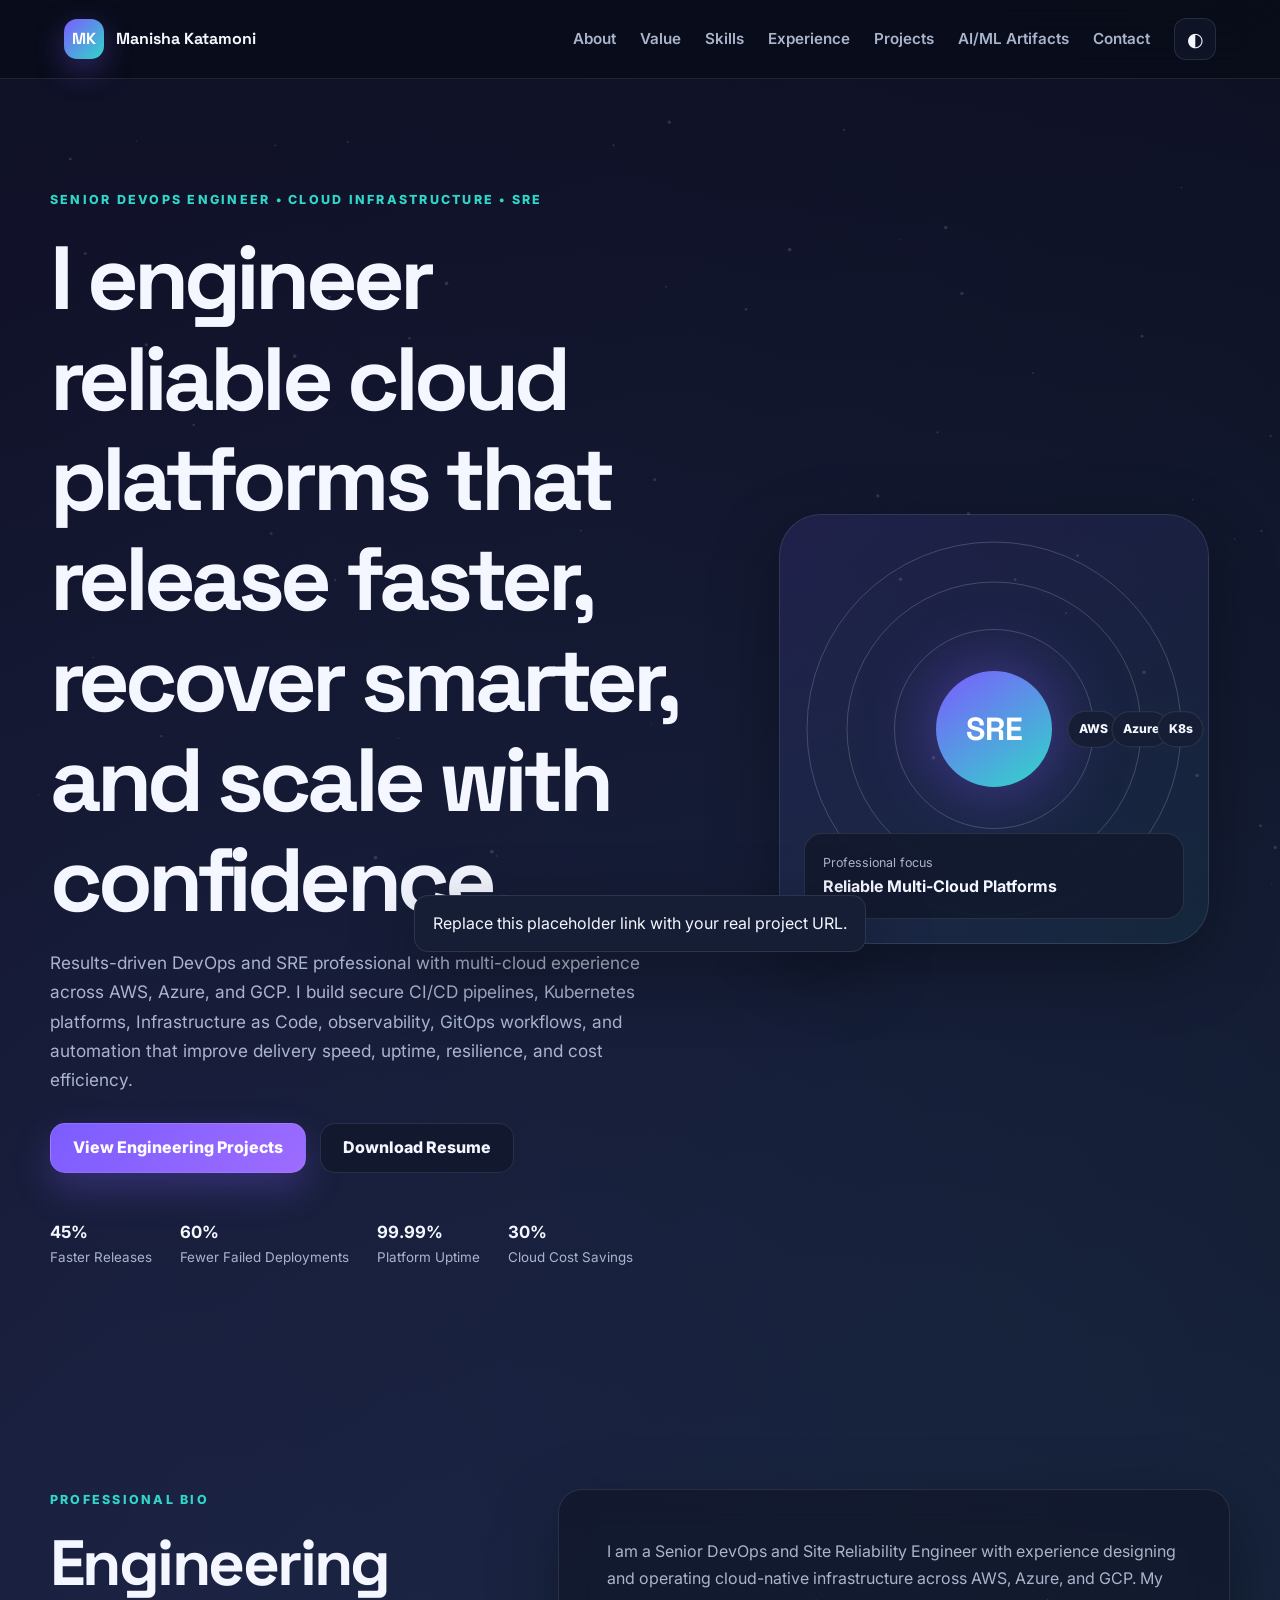
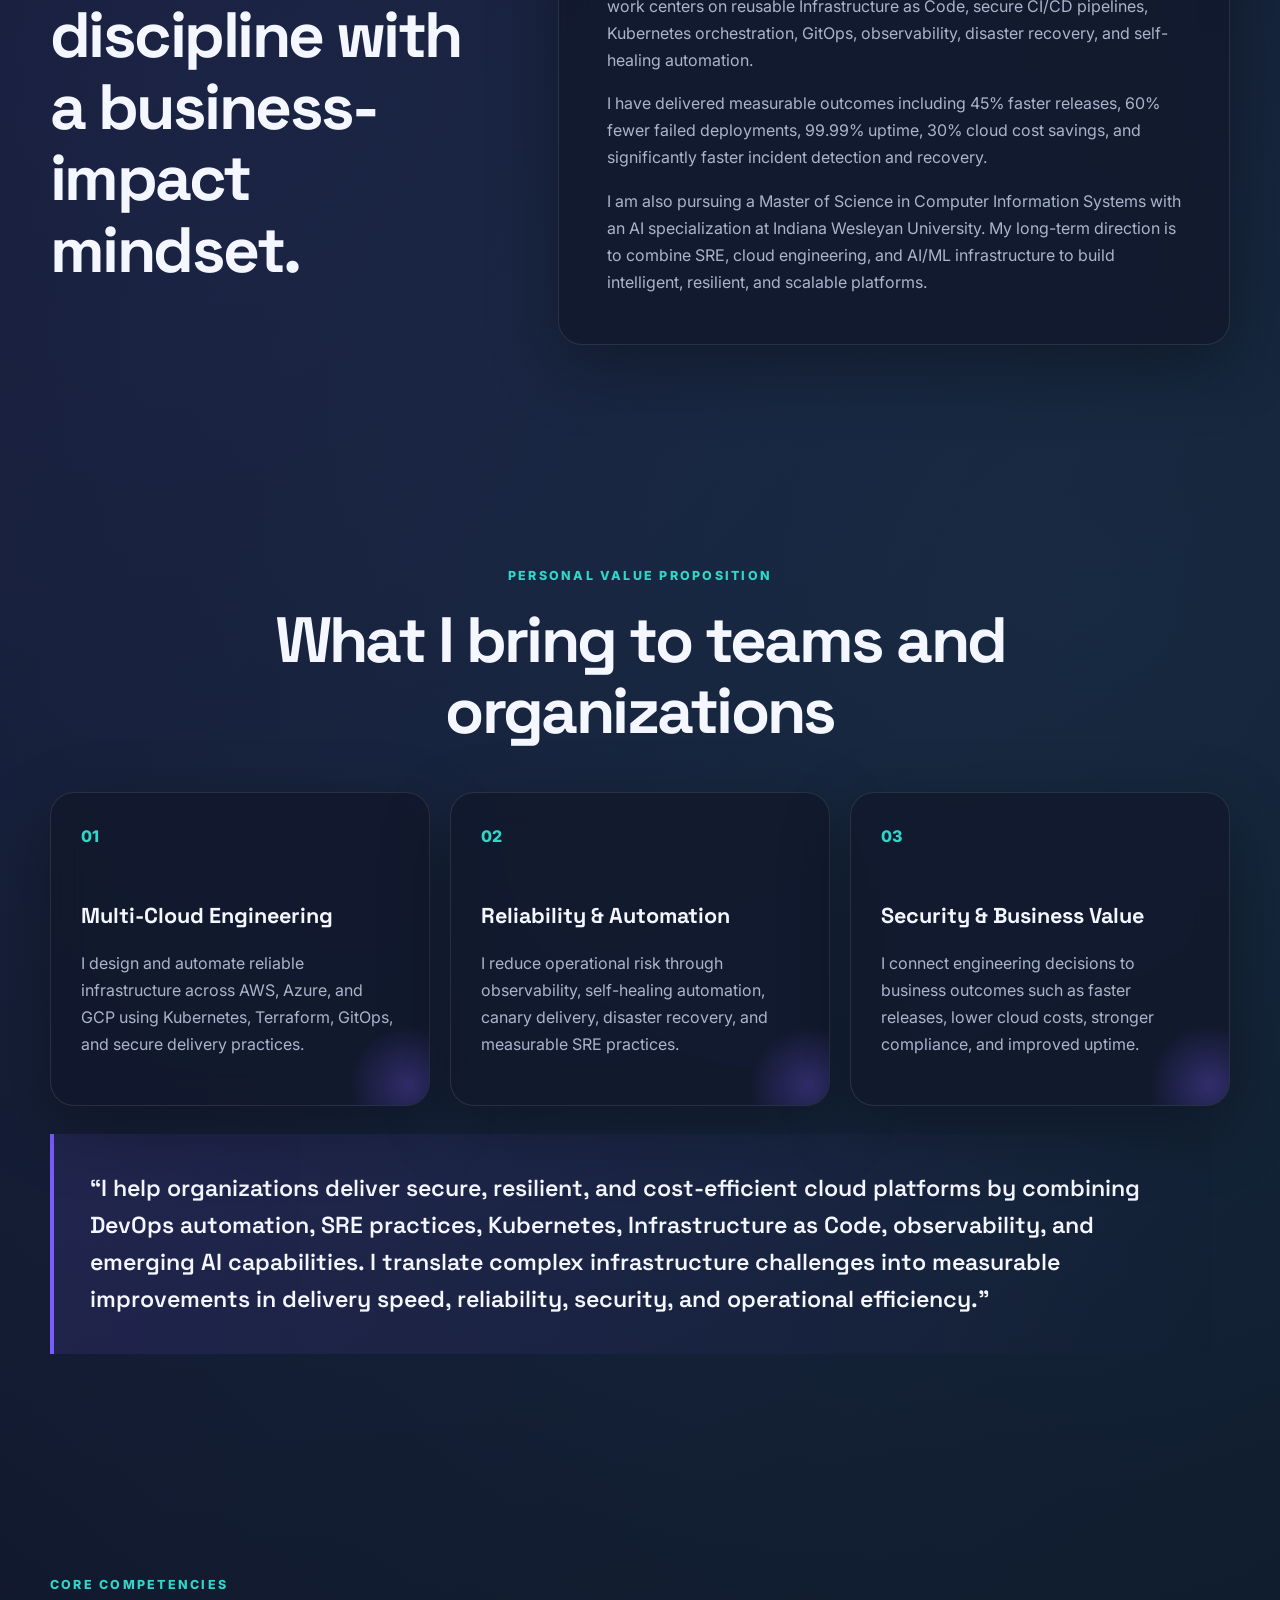
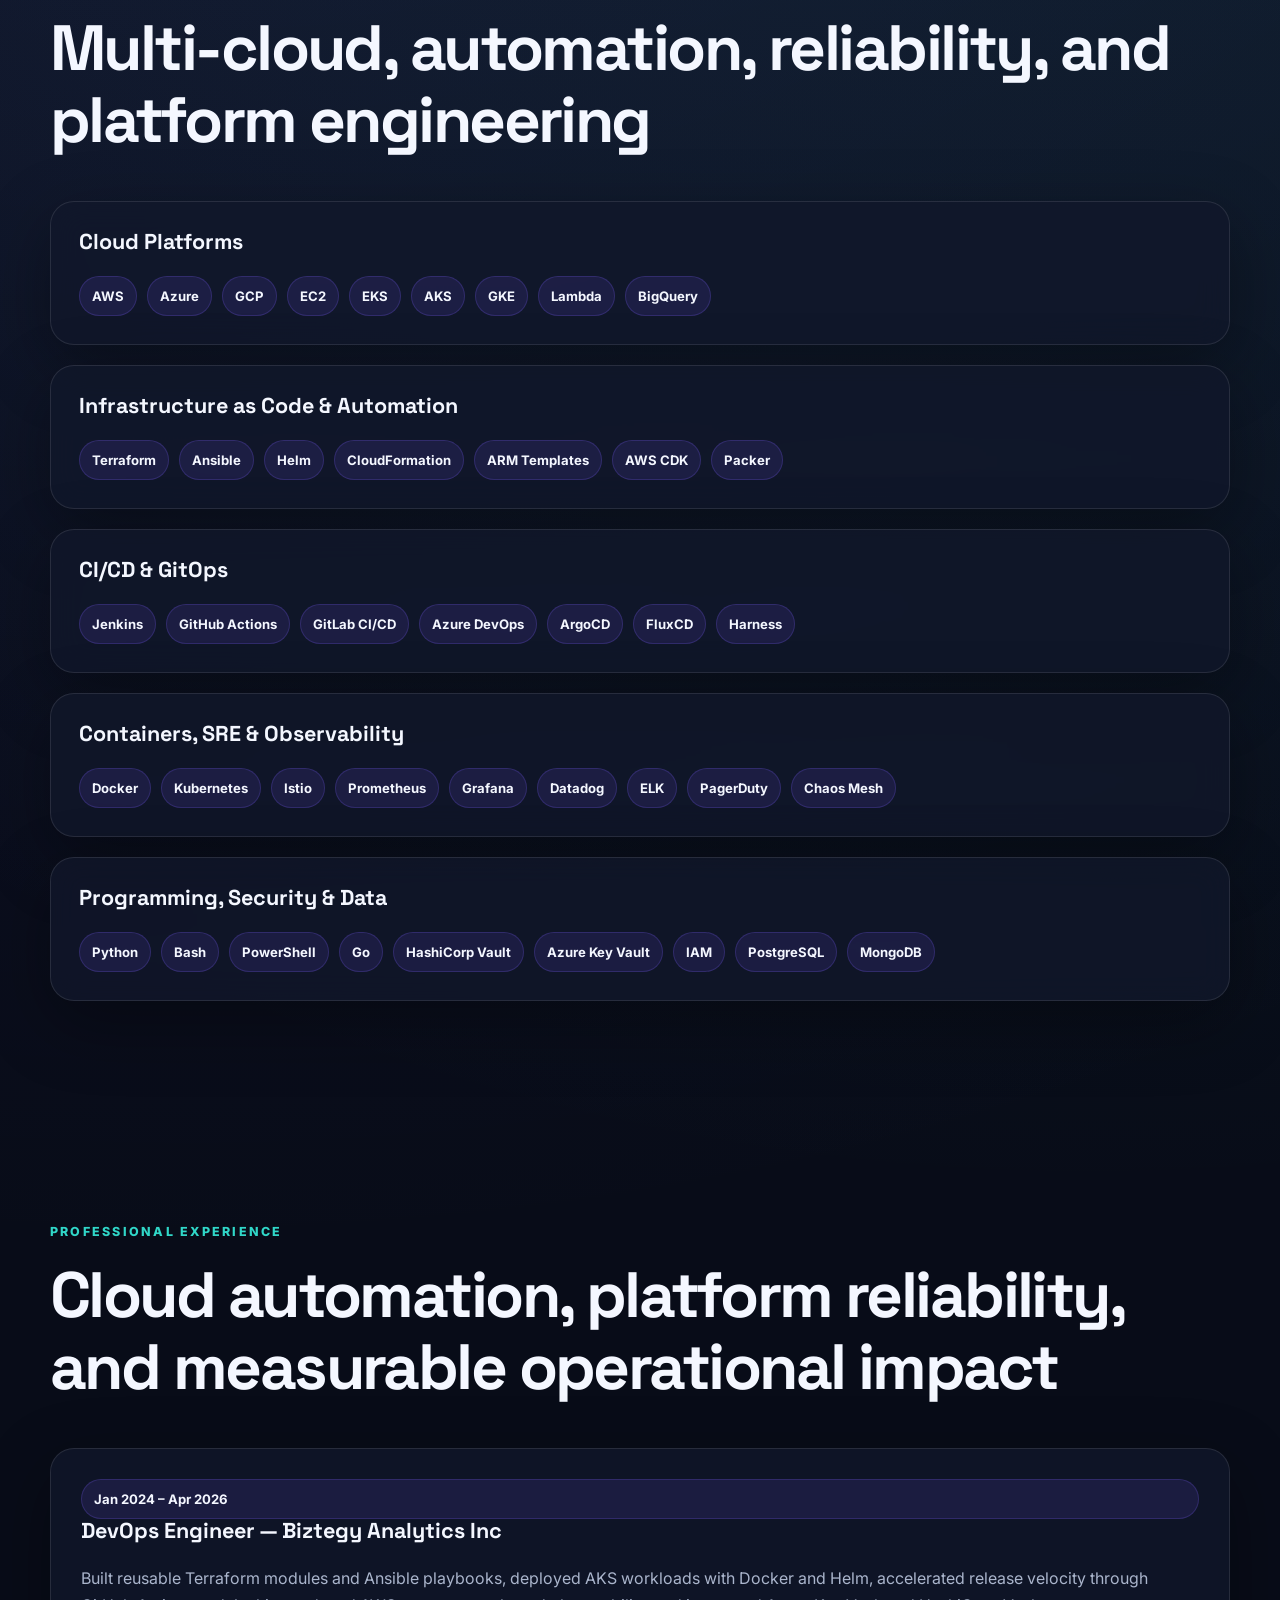
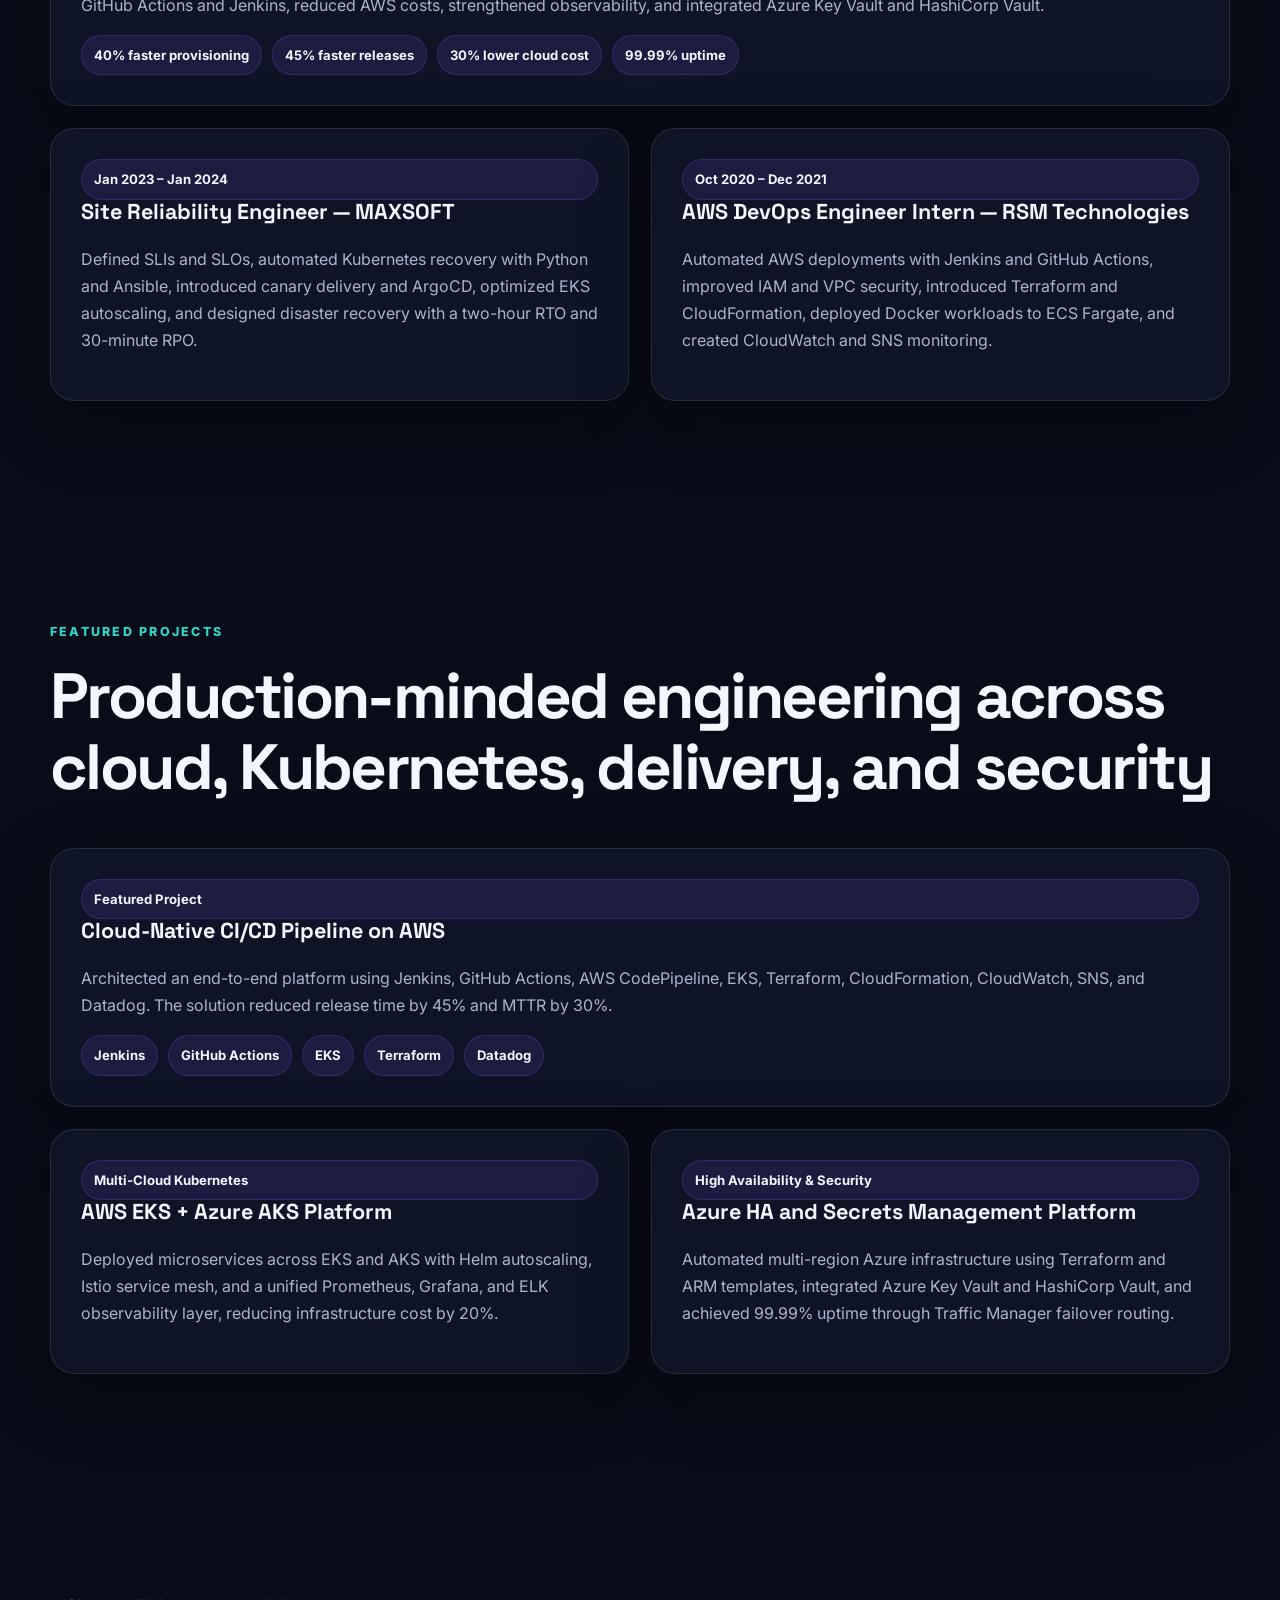
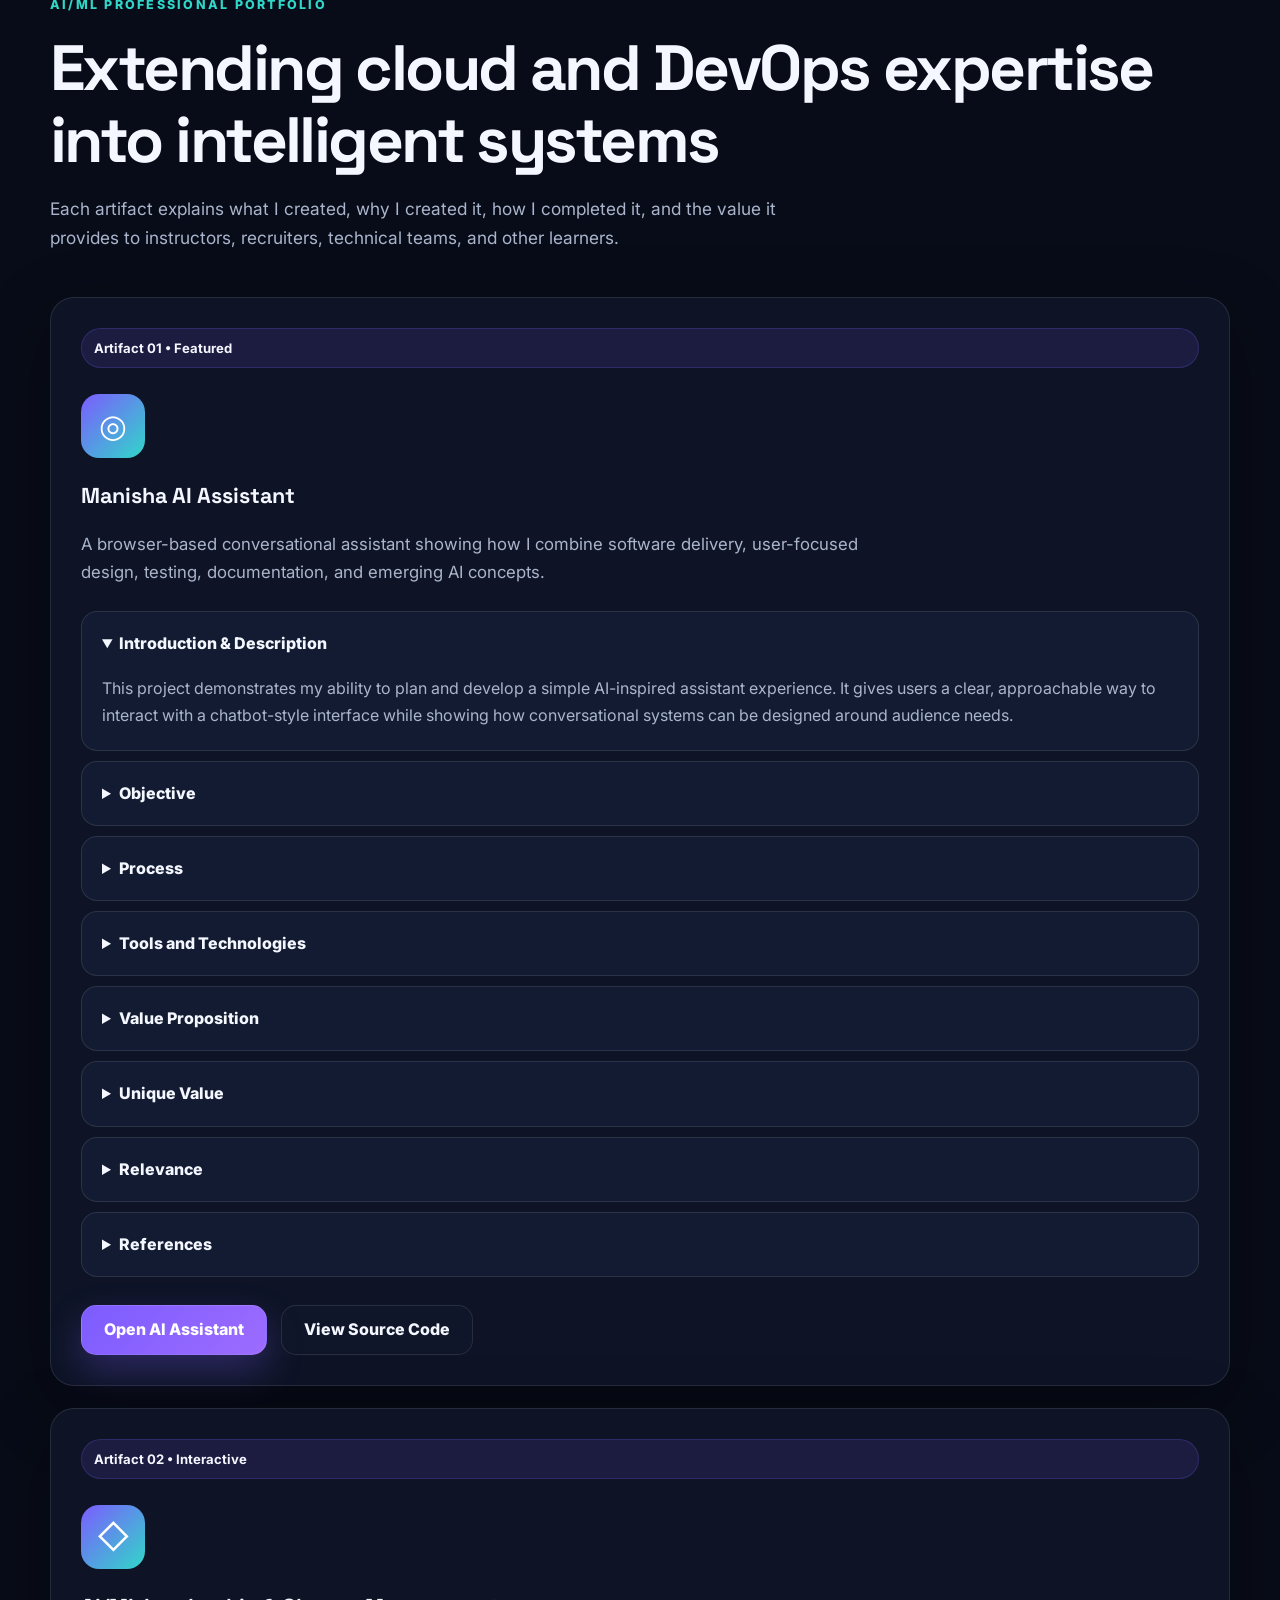
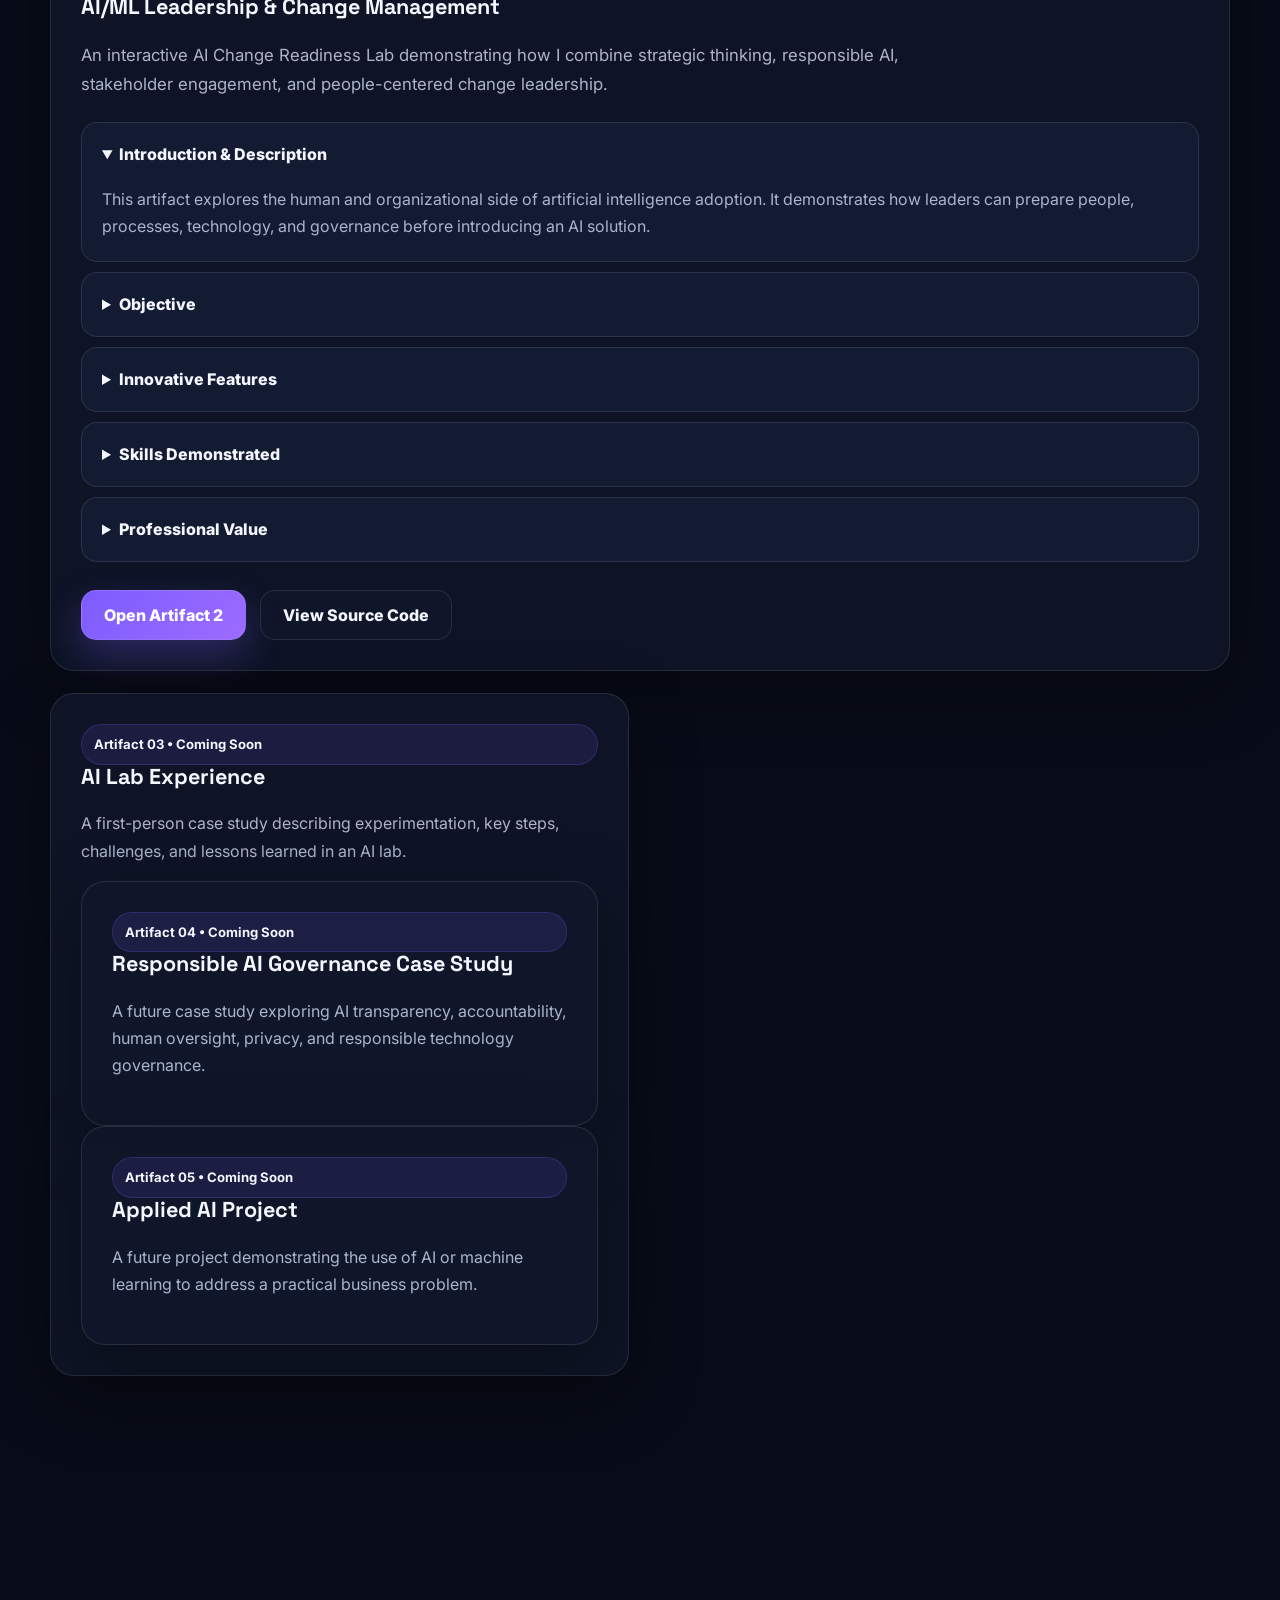
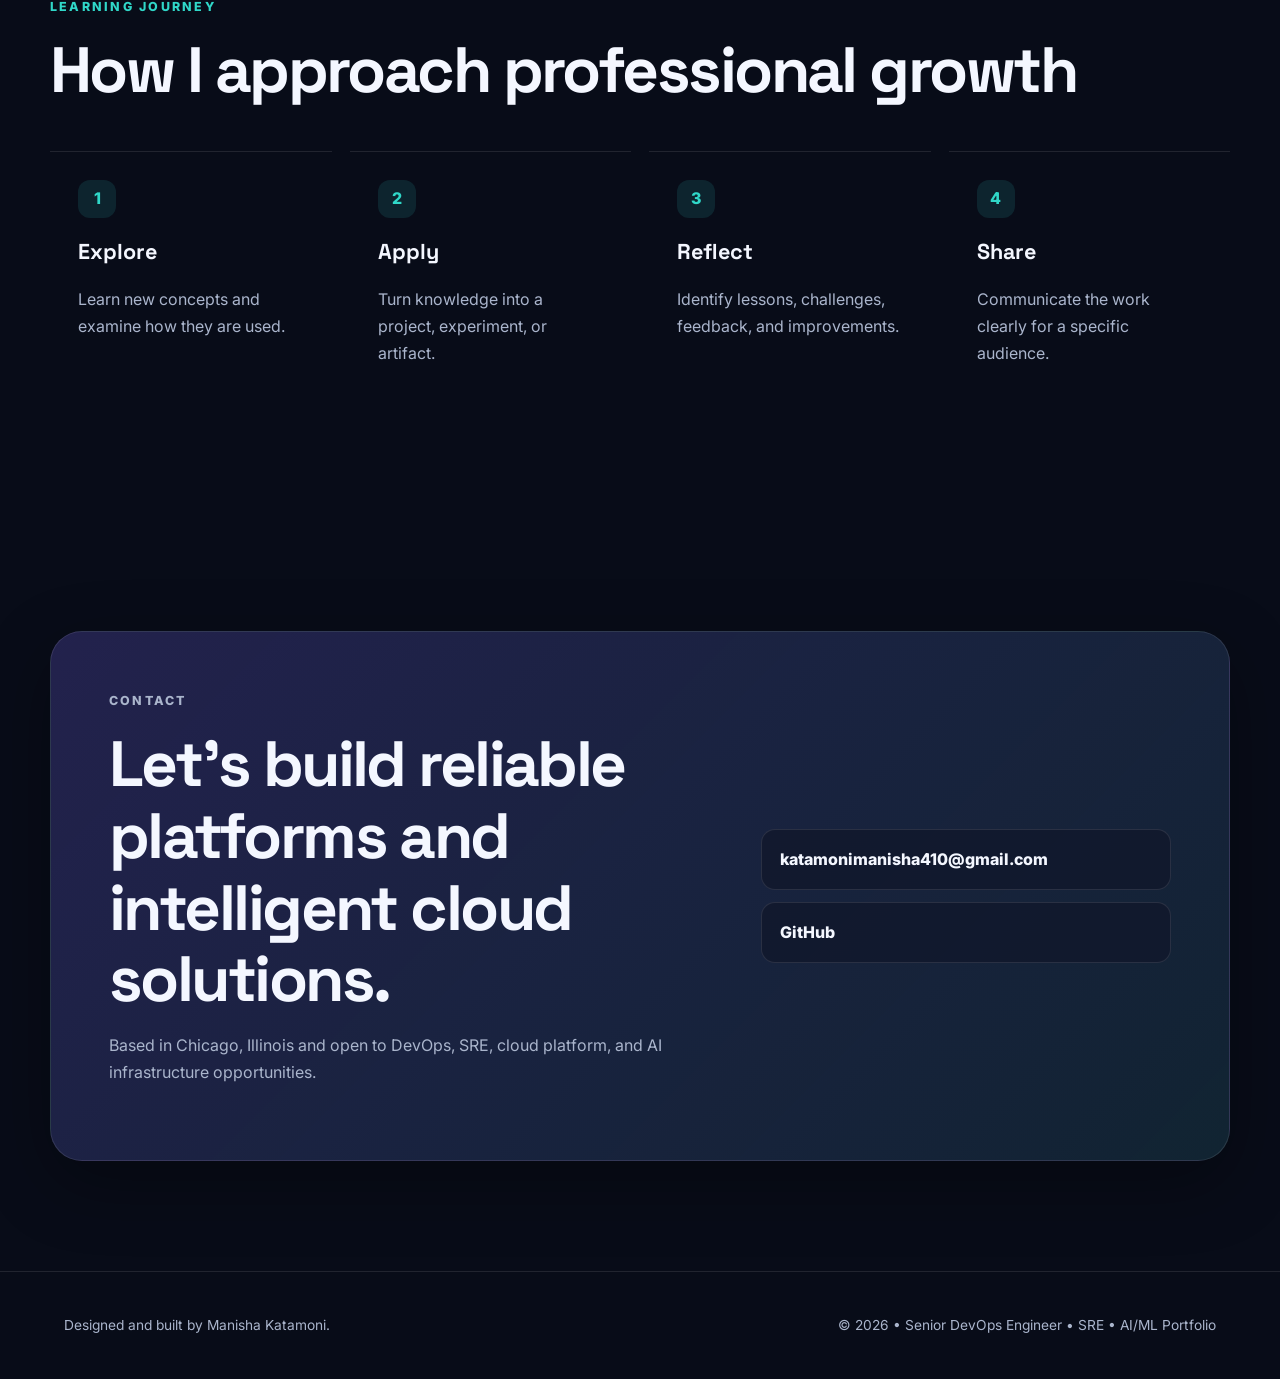
<file: index.html>
<!DOCTYPE html>
<html lang="en">
<head>
  <meta charset="UTF-8" />
  <meta name="viewport" content="width=device-width, initial-scale=1.0" />
  <meta name="description" content="Manisha Katamoni — Senior DevOps Engineer, Cloud Infrastructure Engineer, SRE, and AI/ML graduate student." />
  <meta name="keywords" content="Manisha Katamoni, AI, Machine Learning, DevOps, Cloud, Portfolio, GitHub Pages" />
  <meta name="author" content="Manisha Katamoni" />
  <meta property="og:title" content="Manisha Katamoni | AI & ML Portfolio" />
  <meta property="og:description" content="A professional portfolio showcasing AI, ML, DevOps, cloud, and automation projects." />
  <meta property="og:type" content="website" />
  <meta name="theme-color" content="#0b1020" />
  <title>Manisha Katamoni | Senior DevOps Engineer & SRE</title>
  <link rel="icon" href="assets/favicon.svg" type="image/svg+xml" />
  <link rel="stylesheet" href="styles.css" />
</head>
<body>
  <canvas id="neuralCanvas" aria-hidden="true"></canvas>

  <header class="site-header">
    <a class="brand" href="#home" aria-label="Go to home">
      <span class="brand-mark">MK</span>
      <span>Manisha Katamoni</span>
    </a>

    <button class="menu-button" id="menuButton" aria-label="Open navigation" aria-expanded="false">
      <span></span><span></span><span></span>
    </button>

    <nav id="siteNav" aria-label="Primary navigation">
      <a href="#about">About</a>
      <a href="#value">Value</a>
      <a href="#skills">Skills</a>
      <a href="#experience">Experience</a>
      <a href="#projects">Projects</a>
      <a href="#artifacts">AI/ML Artifacts</a>
      <a href="#contact">Contact</a>
    </nav>

    <button class="theme-button" id="themeButton" aria-label="Toggle color theme">◐</button>
  </header>

  <main>
    <section class="hero section" id="home">
      <div class="hero-copy reveal">
        <p class="eyebrow">Senior DevOps Engineer • Cloud Infrastructure • SRE</p>
        <h1>I engineer reliable cloud platforms that release faster, recover smarter, and scale with confidence.</h1>
        <p class="hero-text">Results-driven DevOps and SRE professional with multi-cloud experience across AWS, Azure, and GCP. I build secure CI/CD pipelines, Kubernetes platforms, Infrastructure as Code, observability, GitOps workflows, and automation that improve delivery speed, uptime, resilience, and cost efficiency.</p>
        <div class="hero-actions">
          <a class="button primary" href="#projects">View Engineering Projects</a>
          <a class="button secondary" href="assets/Manisha_Katamoni_Resume.docx" download>Download Resume</a>
        </div>
        <div class="quick-stats" aria-label="Professional highlights">
          <div><strong>45%</strong><span>Faster Releases</span></div>
          <div><strong>60%</strong><span>Fewer Failed Deployments</span></div>
          <div><strong>99.99%</strong><span>Platform Uptime</span></div>
          <div><strong>30%</strong><span>Cloud Cost Savings</span></div>
        </div>
      </div>
      <div class="hero-visual reveal">
        <div class="orbit-card">
          <div class="core">SRE</div>
          <span class="orbit orbit-one"><i>AWS</i></span>
          <span class="orbit orbit-two"><i>Azure</i></span>
          <span class="orbit orbit-three"><i>K8s</i></span>
          <div class="signal-card"><span>Professional focus</span><strong>Reliable Multi-Cloud Platforms</strong></div>
        </div>
      </div>
    </section>

    <section class="section two-column" id="about">
      <div class="section-heading reveal"><p class="eyebrow">Professional Bio</p><h2>Engineering discipline with a business-impact mindset.</h2></div>
      <div class="content-card reveal">
        <p>I am a Senior DevOps and Site Reliability Engineer with experience designing and operating cloud-native infrastructure across AWS, Azure, and GCP. My work centers on reusable Infrastructure as Code, secure CI/CD pipelines, Kubernetes orchestration, GitOps, observability, disaster recovery, and self-healing automation.</p>
        <p>I have delivered measurable outcomes including 45% faster releases, 60% fewer failed deployments, 99.99% uptime, 30% cloud cost savings, and significantly faster incident detection and recovery.</p>
        <p>I am also pursuing a Master of Science in Computer Information Systems with an AI specialization at Indiana Wesleyan University. My long-term direction is to combine SRE, cloud engineering, and AI/ML infrastructure to build intelligent, resilient, and scalable platforms.</p>
      </div>
    </section>

    <section class="section value-section" id="value">
      <div class="section-heading centered reveal">
        <p class="eyebrow">Personal Value Proposition</p>
        <h2>What I bring to teams and organizations</h2>
      </div>

      <div class="value-grid">
        <article class="value-card reveal">
          <span class="card-number">01</span>
          <h3>Multi-Cloud Engineering</h3>
          <p>I design and automate reliable infrastructure across AWS, Azure, and GCP using Kubernetes, Terraform, GitOps, and secure delivery practices.</p>
        </article>

        <article class="value-card reveal">
          <span class="card-number">02</span>
          <h3>Reliability & Automation</h3>
          <p>I reduce operational risk through observability, self-healing automation, canary delivery, disaster recovery, and measurable SRE practices.</p>
        </article>

        <article class="value-card reveal">
          <span class="card-number">03</span>
          <h3>Security & Business Value</h3>
          <p>I connect engineering decisions to business outcomes such as faster releases, lower cloud costs, stronger compliance, and improved uptime.</p>
        </article>
      </div>

      <blockquote class="statement reveal">“I help organizations deliver secure, resilient, and cost-efficient cloud platforms by combining DevOps automation, SRE practices, Kubernetes, Infrastructure as Code, observability, and emerging AI capabilities. I translate complex infrastructure challenges into measurable improvements in delivery speed, reliability, security, and operational efficiency.”</blockquote>
    </section>

    <section class="section" id="skills">
      <div class="section-heading reveal"><p class="eyebrow">Core Competencies</p><h2>Multi-cloud, automation, reliability, and platform engineering</h2></div>
      <div class="skills-layout">
        <div class="skill-group reveal"><h3>Cloud Platforms</h3><div class="tag-list"><span>AWS</span><span>Azure</span><span>GCP</span><span>EC2</span><span>EKS</span><span>AKS</span><span>GKE</span><span>Lambda</span><span>BigQuery</span></div></div>
        <div class="skill-group reveal"><h3>Infrastructure as Code & Automation</h3><div class="tag-list"><span>Terraform</span><span>Ansible</span><span>Helm</span><span>CloudFormation</span><span>ARM Templates</span><span>AWS CDK</span><span>Packer</span></div></div>
        <div class="skill-group reveal"><h3>CI/CD & GitOps</h3><div class="tag-list"><span>Jenkins</span><span>GitHub Actions</span><span>GitLab CI/CD</span><span>Azure DevOps</span><span>ArgoCD</span><span>FluxCD</span><span>Harness</span></div></div>
        <div class="skill-group reveal"><h3>Containers, SRE & Observability</h3><div class="tag-list"><span>Docker</span><span>Kubernetes</span><span>Istio</span><span>Prometheus</span><span>Grafana</span><span>Datadog</span><span>ELK</span><span>PagerDuty</span><span>Chaos Mesh</span></div></div>
        <div class="skill-group reveal"><h3>Programming, Security & Data</h3><div class="tag-list"><span>Python</span><span>Bash</span><span>PowerShell</span><span>Go</span><span>HashiCorp Vault</span><span>Azure Key Vault</span><span>IAM</span><span>PostgreSQL</span><span>MongoDB</span></div></div>
      </div>
    </section>


    <section class="section" id="experience">
      <div class="section-heading reveal"><p class="eyebrow">Professional Experience</p><h2>Cloud automation, platform reliability, and measurable operational impact</h2></div>
      <div class="artifact-grid">
        <article class="artifact-card featured reveal"><div class="artifact-badge">Jan 2024 – Apr 2026</div><h3>DevOps Engineer — Biztegy Analytics Inc</h3><p>Built reusable Terraform modules and Ansible playbooks, deployed AKS workloads with Docker and Helm, accelerated release velocity through GitHub Actions and Jenkins, reduced AWS costs, strengthened observability, and integrated Azure Key Vault and HashiCorp Vault.</p><div class="tag-list"><span>40% faster provisioning</span><span>45% faster releases</span><span>30% lower cloud cost</span><span>99.99% uptime</span></div></article>
        <article class="artifact-card reveal"><div class="artifact-badge">Jan 2023 – Jan 2024</div><h3>Site Reliability Engineer — MAXSOFT</h3><p>Defined SLIs and SLOs, automated Kubernetes recovery with Python and Ansible, introduced canary delivery and ArgoCD, optimized EKS autoscaling, and designed disaster recovery with a two-hour RTO and 30-minute RPO.</p></article>
        <article class="artifact-card reveal"><div class="artifact-badge">Oct 2020 – Dec 2021</div><h3>AWS DevOps Engineer Intern — RSM Technologies</h3><p>Automated AWS deployments with Jenkins and GitHub Actions, improved IAM and VPC security, introduced Terraform and CloudFormation, deployed Docker workloads to ECS Fargate, and created CloudWatch and SNS monitoring.</p></article>
      </div>
    </section>

    <section class="section" id="projects">
      <div class="section-heading reveal"><p class="eyebrow">Featured Projects</p><h2>Production-minded engineering across cloud, Kubernetes, delivery, and security</h2></div>
      <div class="artifact-grid">
        <article class="artifact-card featured reveal"><div class="artifact-badge">Featured Project</div><h3>Cloud-Native CI/CD Pipeline on AWS</h3><p>Architected an end-to-end platform using Jenkins, GitHub Actions, AWS CodePipeline, EKS, Terraform, CloudFormation, CloudWatch, SNS, and Datadog. The solution reduced release time by 45% and MTTR by 30%.</p><div class="tag-list"><span>Jenkins</span><span>GitHub Actions</span><span>EKS</span><span>Terraform</span><span>Datadog</span></div></article>
        <article class="artifact-card reveal"><div class="artifact-badge">Multi-Cloud Kubernetes</div><h3>AWS EKS + Azure AKS Platform</h3><p>Deployed microservices across EKS and AKS with Helm autoscaling, Istio service mesh, and a unified Prometheus, Grafana, and ELK observability layer, reducing infrastructure cost by 20%.</p></article>
        <article class="artifact-card reveal"><div class="artifact-badge">High Availability & Security</div><h3>Azure HA and Secrets Management Platform</h3><p>Automated multi-region Azure infrastructure using Terraform and ARM templates, integrated Azure Key Vault and HashiCorp Vault, and achieved 99.99% uptime through Traffic Manager failover routing.</p></article>
      </div>
    </section>

    <section class="section" id="artifacts">
      <div class="section-heading reveal">
        <p class="eyebrow">AI/ML Professional Portfolio</p>
        <h2>Extending cloud and DevOps expertise into intelligent systems</h2>
        <p class="section-intro">
          Each artifact explains what I created, why I created it, how I completed it, and the value
          it provides to instructors, recruiters, technical teams, and other learners.
        </p>
      </div>

      <div class="artifact-grid">
        <article class="artifact-card featured reveal">
          <div class="artifact-badge">Artifact 01 • Featured</div>
          <div class="artifact-icon">◎</div>
          <h3>Manisha AI Assistant</h3>
          <p class="artifact-summary">
            A browser-based conversational assistant showing how I combine software delivery, user-focused design, testing, documentation, and emerging AI concepts.
          </p>

          <div class="artifact-details">
            <details open>
              <summary>Introduction & Description</summary>
              <p>
                This project demonstrates my ability to plan and develop a simple AI-inspired
                assistant experience. It gives users a clear, approachable way to interact with a
                chatbot-style interface while showing how conversational systems can be designed
                around audience needs.
              </p>
            </details>

            <details>
              <summary>Objective</summary>
              <p>
                To understand the fundamentals of AI assistants and create an accessible application
                that demonstrates conversation flow, user interaction, testing, and practical software delivery.
              </p>
            </details>

            <details>
              <summary>Process</summary>
              <ol>
                <li>Defined the assistant's purpose, audience, rules, and success criteria.</li>
                <li>Designed a simple conversation flow and user interface.</li>
                <li>Developed the project using browser-based technologies.</li>
                <li>Created test scenarios for expected and unexpected user inputs.</li>
                <li>Published the project so an instructor or recruiter could access it.</li>
              </ol>
            </details>

            <details>
              <summary>Tools and Technologies</summary>
              <p>HTML, CSS, JavaScript, Git, GitHub, GitHub Pages, and generative AI for planning and testing.</p>
            </details>

            <details>
              <summary>Value Proposition</summary>
              <p>
                This artifact demonstrates that I can translate AI concepts into a practical and
                understandable user experience while applying software development, documentation,
                testing, and deployment skills.
              </p>
            </details>

            <details>
              <summary>Unique Value</summary>
              <p>
                The project connects my existing engineering background with my developing AI skills.
                It shows not only that I can build a working application, but also that I can explain
                its purpose and make it accessible to a broad audience.
              </p>
            </details>

            <details>
              <summary>Relevance</summary>
              <p>
                This artifact is relevant to instructors, hiring managers, and technical teams because
                it provides visible evidence of problem-solving, communication, web development,
                project organization, and AI-focused learning.
              </p>
            </details>

            <details>
              <summary>References</summary>
              <p>GitHub documentation, course learning materials, and project testing notes.</p>
            </details>
          </div>

          <div class="artifact-actions">
            <a class="button primary" href="https://m25022000.github.io/manisha-AI-Assistent/" target="_blank" rel="noreferrer">Open AI Assistant</a>
            <a class="button secondary" href="https://github.com/m25022000/manisha-AI-Assistent" target="_blank" rel="noreferrer">View Source Code</a>
          </div>
        </article>
<article class="artifact-card featured reveal">
  <div class="artifact-badge">Artifact 02 • Interactive</div>

  <div class="artifact-icon">◇</div>

  <h3>AI/ML Leadership & Change Management</h3>

  <p class="artifact-summary">
    An interactive AI Change Readiness Lab demonstrating how I combine
    strategic thinking, responsible AI, stakeholder engagement, and
    people-centered change leadership.
  </p>

  <div class="artifact-details">

    <details open>
      <summary>Introduction & Description</summary>
      <p>
        This artifact explores the human and organizational side of artificial
        intelligence adoption. It demonstrates how leaders can prepare people,
        processes, technology, and governance before introducing an AI solution.
      </p>
    </details>

    <details>
      <summary>Objective</summary>
      <p>
        To demonstrate my ability to evaluate organizational AI readiness,
        communicate change, address stakeholder concerns, and support the
        responsible adoption of intelligent technologies.
      </p>
    </details>

    <details>
      <summary>Innovative Features</summary>
      <p>
        The artifact includes an interactive AI Change Readiness Lab with
        readiness indicators for people, process, technology, and governance.
        It also contains a Leadership Decision Simulator for employee
        resistance, ethical concerns, skills gaps, and low adoption.
      </p>
    </details>

    <details>
      <summary>Skills Demonstrated</summary>
      <p>
        AI leadership, change management, strategic planning, responsible AI,
        communication, stakeholder engagement, decision-making, and continuous
        learning.
      </p>
    </details>

    <details>
      <summary>Professional Value</summary>
      <p>
        This artifact shows that I understand both the technical and human
        dimensions of AI transformation. It is relevant to AI/ML leadership,
        DevOps, cloud architecture, platform engineering, technology consulting,
        and organizational change roles.
      </p>
    </details>

  </div>

  <div class="artifact-actions">
    <a
      class="button primary"
      href="artifact2/"
      target="_blank"
      rel="noreferrer"
    >
      Open Artifact 2
    </a>

    <a
      class="button secondary"
      href="https://github.com/m25022000/manisha-portfolio/tree/main/artifact2"
      target="_blank"
      rel="noreferrer"
    >
      View Source Code
    </a>
  </div>
</article>

        <article class="artifact-card reveal">
          <div class="artifact-badge">Artifact 03 • Coming Soon</div>
          <h3>AI Lab Experience</h3>
          <p>A first-person case study describing experimentation, key steps, challenges, and lessons learned in an AI lab.</p>
       <article class="artifact-card reveal">
  <div class="artifact-badge">Artifact 04 • Coming Soon</div>

  <h3>Responsible AI Governance Case Study</h3>

  <p>
    A future case study exploring AI transparency, accountability,
    human oversight, privacy, and responsible technology governance.
  </p>
</article>

        <article class="artifact-card reveal">
          <div class="artifact-badge">Artifact 05 • Coming Soon</div>
          <h3>Applied AI Project</h3>
          <p>A future project demonstrating the use of AI or machine learning to address a practical business problem.</p>
        </article>
      </div>
    </section>

    <section class="section journey">
      <div class="section-heading reveal">
        <p class="eyebrow">Learning Journey</p>
        <h2>How I approach professional growth</h2>
      </div>

      <div class="journey-track">
        <div class="journey-step reveal"><span>1</span><h3>Explore</h3><p>Learn new concepts and examine how they are used.</p></div>
        <div class="journey-step reveal"><span>2</span><h3>Apply</h3><p>Turn knowledge into a project, experiment, or artifact.</p></div>
        <div class="journey-step reveal"><span>3</span><h3>Reflect</h3><p>Identify lessons, challenges, feedback, and improvements.</p></div>
        <div class="journey-step reveal"><span>4</span><h3>Share</h3><p>Communicate the work clearly for a specific audience.</p></div>
      </div>
    </section>

    <section class="section contact-section" id="contact">
      <div class="contact-card reveal">
        <div>
          <p class="eyebrow">Contact</p>
          <h2>Let’s build reliable platforms and intelligent cloud solutions.</h2>
          <p>
            Based in Chicago, Illinois and open to DevOps, SRE, cloud platform, and AI infrastructure opportunities.
          </p>
        </div>

        <div class="contact-links">
          <a href="mailto:katamonimanisha410@gmail.com">katamonimanisha410@gmail.com</a>
          <a href="https://github.com/m25022000" target="_blank" rel="noreferrer">GitHub</a>
        </div>
      </div>
    </section>
  </main>

  <footer>
    <p>Designed and built by Manisha Katamoni.</p>
    <p>© <span id="currentYear"></span> • Senior DevOps Engineer • SRE • AI/ML Portfolio</p>
  </footer>

  <div class="toast" id="toast" role="status" aria-live="polite">
    Replace this placeholder link with your real project URL.
  </div>

  <script src="script.js"></script>
</body>
</html>
</file>
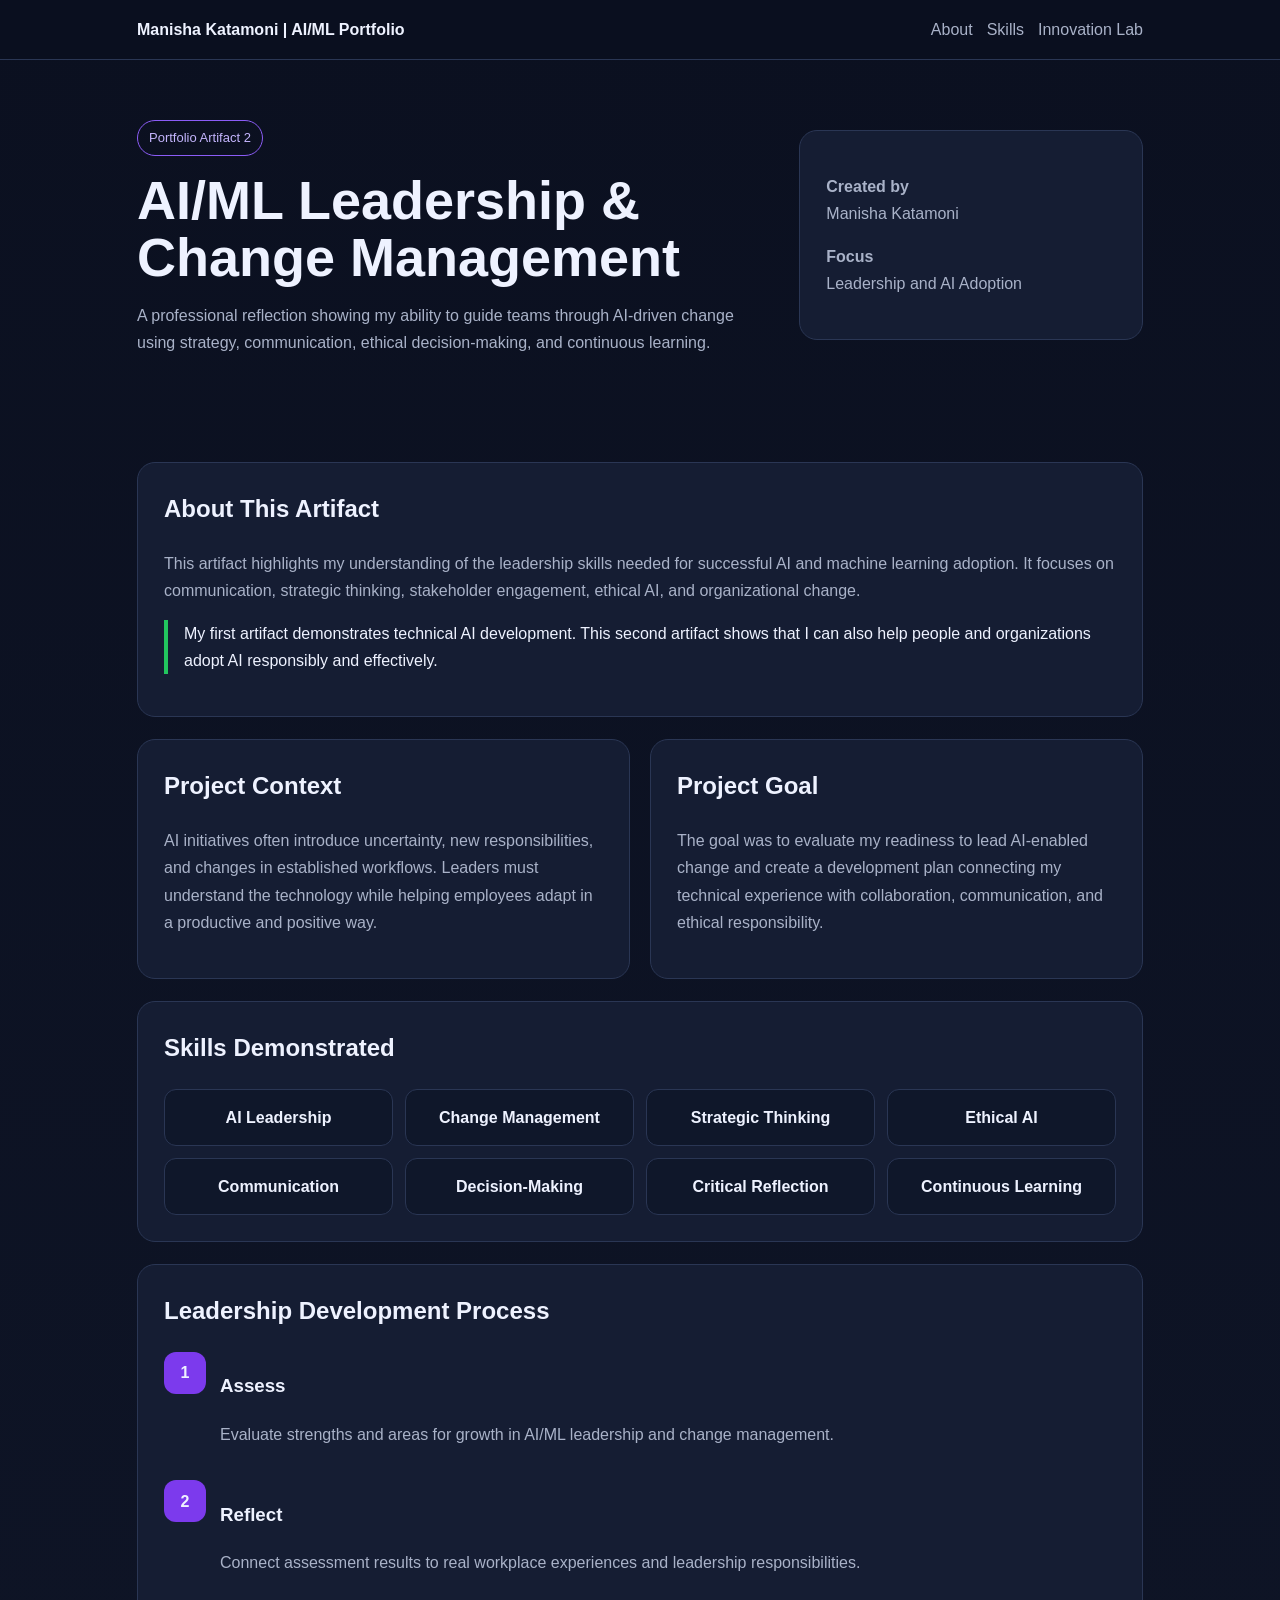
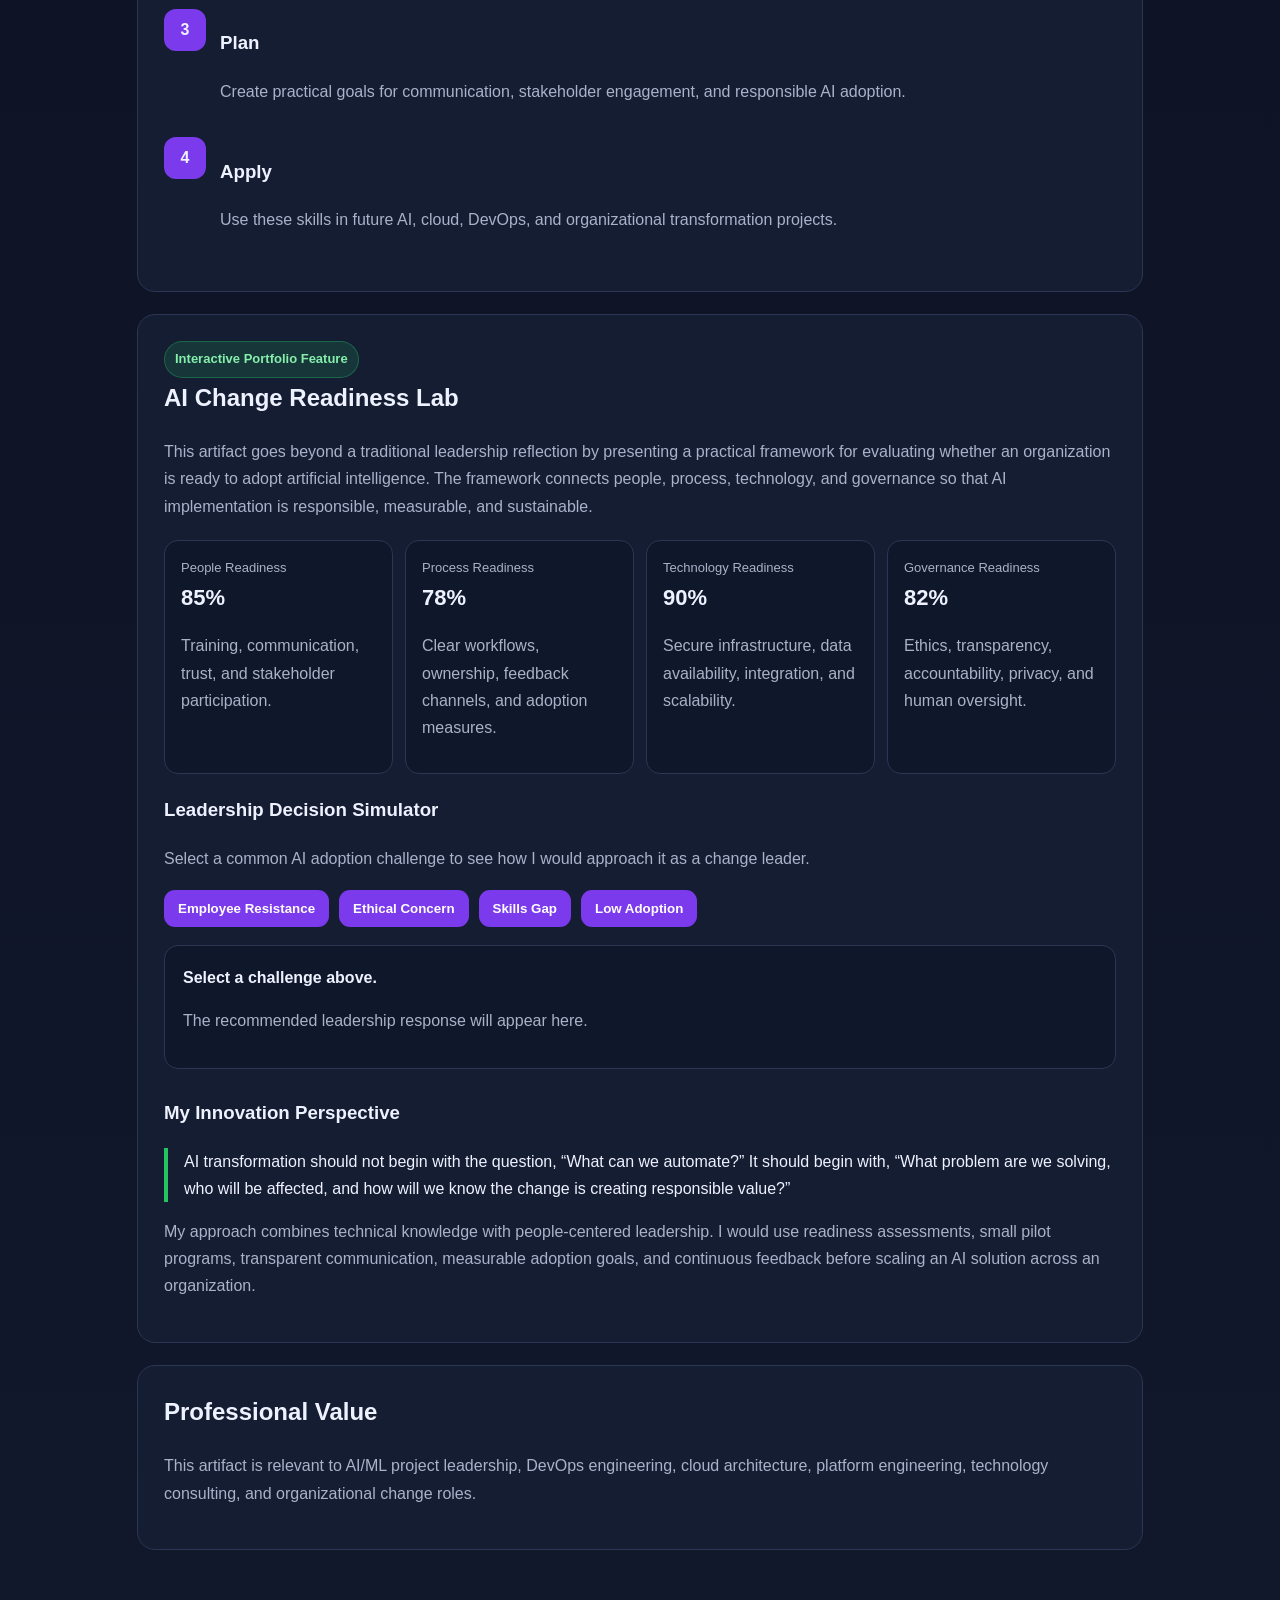
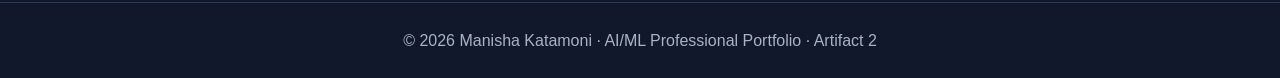
<file: artifact-2/index.html>
<!doctype html>
<html lang="en">
<head>
<meta charset="utf-8">
<meta name="viewport" content="width=device-width,initial-scale=1">
<meta name="description" content="Artifact 2: AI/ML Leadership and Change Management Reflection by Manisha Katamoni">
<title>Artifact 2 | Manisha Katamoni</title>
<style>
:root{--bg:#0b1020;--panel:#151d33;--text:#eef2ff;--muted:#a9b2c8;--accent:#7c3aed;--border:#2a3654}
*{box-sizing:border-box}body{margin:0;font-family:Arial,sans-serif;background:linear-gradient(180deg,#0b1020,#11182b);color:var(--text);line-height:1.7}
header{position:sticky;top:0;background:rgba(11,16,32,.92);border-bottom:1px solid var(--border);z-index:5}
nav{max-width:1050px;margin:auto;padding:16px 22px;display:flex;justify-content:space-between;gap:18px;flex-wrap:wrap}
nav a{color:var(--muted);text-decoration:none;margin-left:14px}
.hero,main{max-width:1050px;margin:auto;padding:60px 22px 30px}
.hero{display:grid;grid-template-columns:1.3fr .7fr;gap:24px;align-items:center}
.badge{display:inline-block;padding:6px 11px;border:1px solid #8b5cf6;border-radius:999px;color:#c4b5fd;font-size:13px}
h1{font-size:54px;line-height:1.05;margin:16px 0}
h2{margin-top:0}.lead,p{color:var(--muted)}
.card{background:var(--panel);border:1px solid var(--border);border-radius:18px;padding:26px;margin-bottom:22px}
.grid{display:grid;grid-template-columns:1fr 1fr;gap:20px}
.skills{display:grid;grid-template-columns:repeat(4,1fr);gap:12px}
.skill{background:#0f172a;border:1px solid var(--border);border-radius:12px;padding:14px;text-align:center;font-weight:bold}
.step{display:grid;grid-template-columns:42px 1fr;gap:14px;margin:16px 0}
.num{width:42px;height:42px;border-radius:12px;display:grid;place-items:center;background:var(--accent);font-weight:bold}
.highlight{border-left:4px solid #22c55e;padding-left:16px;color:var(--text)}
footer{text-align:center;border-top:1px solid var(--border);padding:24px;color:var(--muted)}
@media(max-width:800px){.hero,.grid{grid-template-columns:1fr}.skills{grid-template-columns:repeat(2,1fr)}h1{font-size:40px}}

.readiness-grid{display:grid;grid-template-columns:repeat(4,1fr);gap:12px;margin:20px 0}
.readiness-item{background:#0f172a;border:1px solid var(--border);border-radius:14px;padding:16px}
.readiness-item span{display:block;color:var(--muted);font-size:13px}
.readiness-item strong{font-size:22px}
.challenge-buttons{display:flex;gap:10px;flex-wrap:wrap;margin:18px 0}
.challenge-buttons button{border:0;border-radius:11px;padding:11px 14px;background:var(--accent);color:white;font-weight:bold;cursor:pointer}
.challenge-buttons button:hover{filter:brightness(1.1)}
.response-box{background:#0f172a;border:1px solid var(--border);border-radius:14px;padding:18px;min-height:120px}
.innovation-tag{display:inline-block;padding:6px 10px;border-radius:999px;background:rgba(34,197,94,.15);color:#86efac;border:1px solid rgba(34,197,94,.35);font-size:13px;font-weight:bold}
@media(max-width:800px){.readiness-grid{grid-template-columns:repeat(2,1fr)}}

</style>
</head>
<body>
<header><nav><strong>Manisha Katamoni | AI/ML Portfolio</strong><div><a href="#about">About</a><a href="#skills">Skills</a><a href="#innovation">Innovation Lab</a></div></nav></header>

<section class="hero">
<div>
<span class="badge">Portfolio Artifact 2</span>
<h1>AI/ML Leadership & Change Management</h1>
<p class="lead">A professional reflection showing my ability to guide teams through AI-driven change using strategy, communication, ethical decision-making, and continuous learning.</p>
</div>
<div class="card">
<p><strong>Created by</strong><br>Manisha Katamoni</p>
<p><strong>Focus</strong><br>Leadership and AI Adoption</p>
</div>
</section>

<main>
<section id="about" class="card">
<h2>About This Artifact</h2>
<p>This artifact highlights my understanding of the leadership skills needed for successful AI and machine learning adoption. It focuses on communication, strategic thinking, stakeholder engagement, ethical AI, and organizational change.</p>
<p class="highlight">My first artifact demonstrates technical AI development. This second artifact shows that I can also help people and organizations adopt AI responsibly and effectively.</p>
</section>

<section class="grid">
<div class="card">
<h2>Project Context</h2>
<p>AI initiatives often introduce uncertainty, new responsibilities, and changes in established workflows. Leaders must understand the technology while helping employees adapt in a productive and positive way.</p>
</div>
<div class="card">
<h2>Project Goal</h2>
<p>The goal was to evaluate my readiness to lead AI-enabled change and create a development plan connecting my technical experience with collaboration, communication, and ethical responsibility.</p>
</div>
</section>

<section id="skills" class="card">
<h2>Skills Demonstrated</h2>
<div class="skills">
<div class="skill">AI Leadership</div><div class="skill">Change Management</div>
<div class="skill">Strategic Thinking</div><div class="skill">Ethical AI</div>
<div class="skill">Communication</div><div class="skill">Decision-Making</div>
<div class="skill">Critical Reflection</div><div class="skill">Continuous Learning</div>
</div>
</section>

<section class="card">
<h2>Leadership Development Process</h2>
<div class="step"><div class="num">1</div><div><h3>Assess</h3><p>Evaluate strengths and areas for growth in AI/ML leadership and change management.</p></div></div>
<div class="step"><div class="num">2</div><div><h3>Reflect</h3><p>Connect assessment results to real workplace experiences and leadership responsibilities.</p></div></div>
<div class="step"><div class="num">3</div><div><h3>Plan</h3><p>Create practical goals for communication, stakeholder engagement, and responsible AI adoption.</p></div></div>
<div class="step"><div class="num">4</div><div><h3>Apply</h3><p>Use these skills in future AI, cloud, DevOps, and organizational transformation projects.</p></div></div>
</section>


<section id="innovation" class="card">
<span class="innovation-tag">Interactive Portfolio Feature</span>
<h2>AI Change Readiness Lab</h2>
<p>
This artifact goes beyond a traditional leadership reflection by presenting a practical framework
for evaluating whether an organization is ready to adopt artificial intelligence. The framework
connects people, process, technology, and governance so that AI implementation is responsible,
measurable, and sustainable.
</p>

<div class="readiness-grid">
<div class="readiness-item"><span>People Readiness</span><strong>85%</strong><p>Training, communication, trust, and stakeholder participation.</p></div>
<div class="readiness-item"><span>Process Readiness</span><strong>78%</strong><p>Clear workflows, ownership, feedback channels, and adoption measures.</p></div>
<div class="readiness-item"><span>Technology Readiness</span><strong>90%</strong><p>Secure infrastructure, data availability, integration, and scalability.</p></div>
<div class="readiness-item"><span>Governance Readiness</span><strong>82%</strong><p>Ethics, transparency, accountability, privacy, and human oversight.</p></div>
</div>

<h3>Leadership Decision Simulator</h3>
<p>Select a common AI adoption challenge to see how I would approach it as a change leader.</p>

<div class="challenge-buttons">
<button onclick="showChallenge('resistance')">Employee Resistance</button>
<button onclick="showChallenge('ethics')">Ethical Concern</button>
<button onclick="showChallenge('skills')">Skills Gap</button>
<button onclick="showChallenge('results')">Low Adoption</button>
</div>

<div id="challengeResponse" class="response-box">
<strong>Select a challenge above.</strong>
<p>The recommended leadership response will appear here.</p>
</div>

<h3 style="margin-top:28px">My Innovation Perspective</h3>
<p class="highlight">
AI transformation should not begin with the question, “What can we automate?” It should begin
with, “What problem are we solving, who will be affected, and how will we know the change is
creating responsible value?”
</p>
<p>
My approach combines technical knowledge with people-centered leadership. I would use readiness
assessments, small pilot programs, transparent communication, measurable adoption goals, and
continuous feedback before scaling an AI solution across an organization.
</p>
</section>


<section class="card">
<h2>Professional Value</h2>
<p>This artifact is relevant to AI/ML project leadership, DevOps engineering, cloud architecture, platform engineering, technology consulting, and organizational change roles.</p>
</section>
</main>

<footer>© 2026 Manisha Katamoni · AI/ML Professional Portfolio · Artifact 2</footer>

<script>
function showChallenge(type){
  const responses = {
    resistance: `<strong>Challenge: Employee Resistance</strong>
      <p>I would begin by listening to employee concerns, explaining the purpose of the AI system,
      and involving users in a small pilot. Training and feedback sessions would help employees
      understand that AI is intended to support their work rather than simply replace it.</p>`,
    ethics: `<strong>Challenge: Ethical Concern</strong>
      <p>I would pause the rollout, document the concern, review data usage and potential bias,
      and involve legal, security, business, and affected-user representatives. The solution would
      proceed only after clear safeguards, accountability, and human oversight are established.</p>`,
    skills: `<strong>Challenge: Skills Gap</strong>
      <p>I would create role-based training, practical workshops, mentoring, and a safe environment
      for experimentation. Progress would be measured through confidence, task completion, and
      adoption outcomes rather than training attendance alone.</p>`,
    results: `<strong>Challenge: Low Adoption</strong>
      <p>I would compare expected and actual usage, interview users, review workflow friction,
      and determine whether the AI tool solves the right problem. The solution would be adjusted
      using real feedback before additional investment or expansion.</p>`
  };
  document.getElementById('challengeResponse').innerHTML = responses[type];
}
</script>

</body>
</html>
</file>
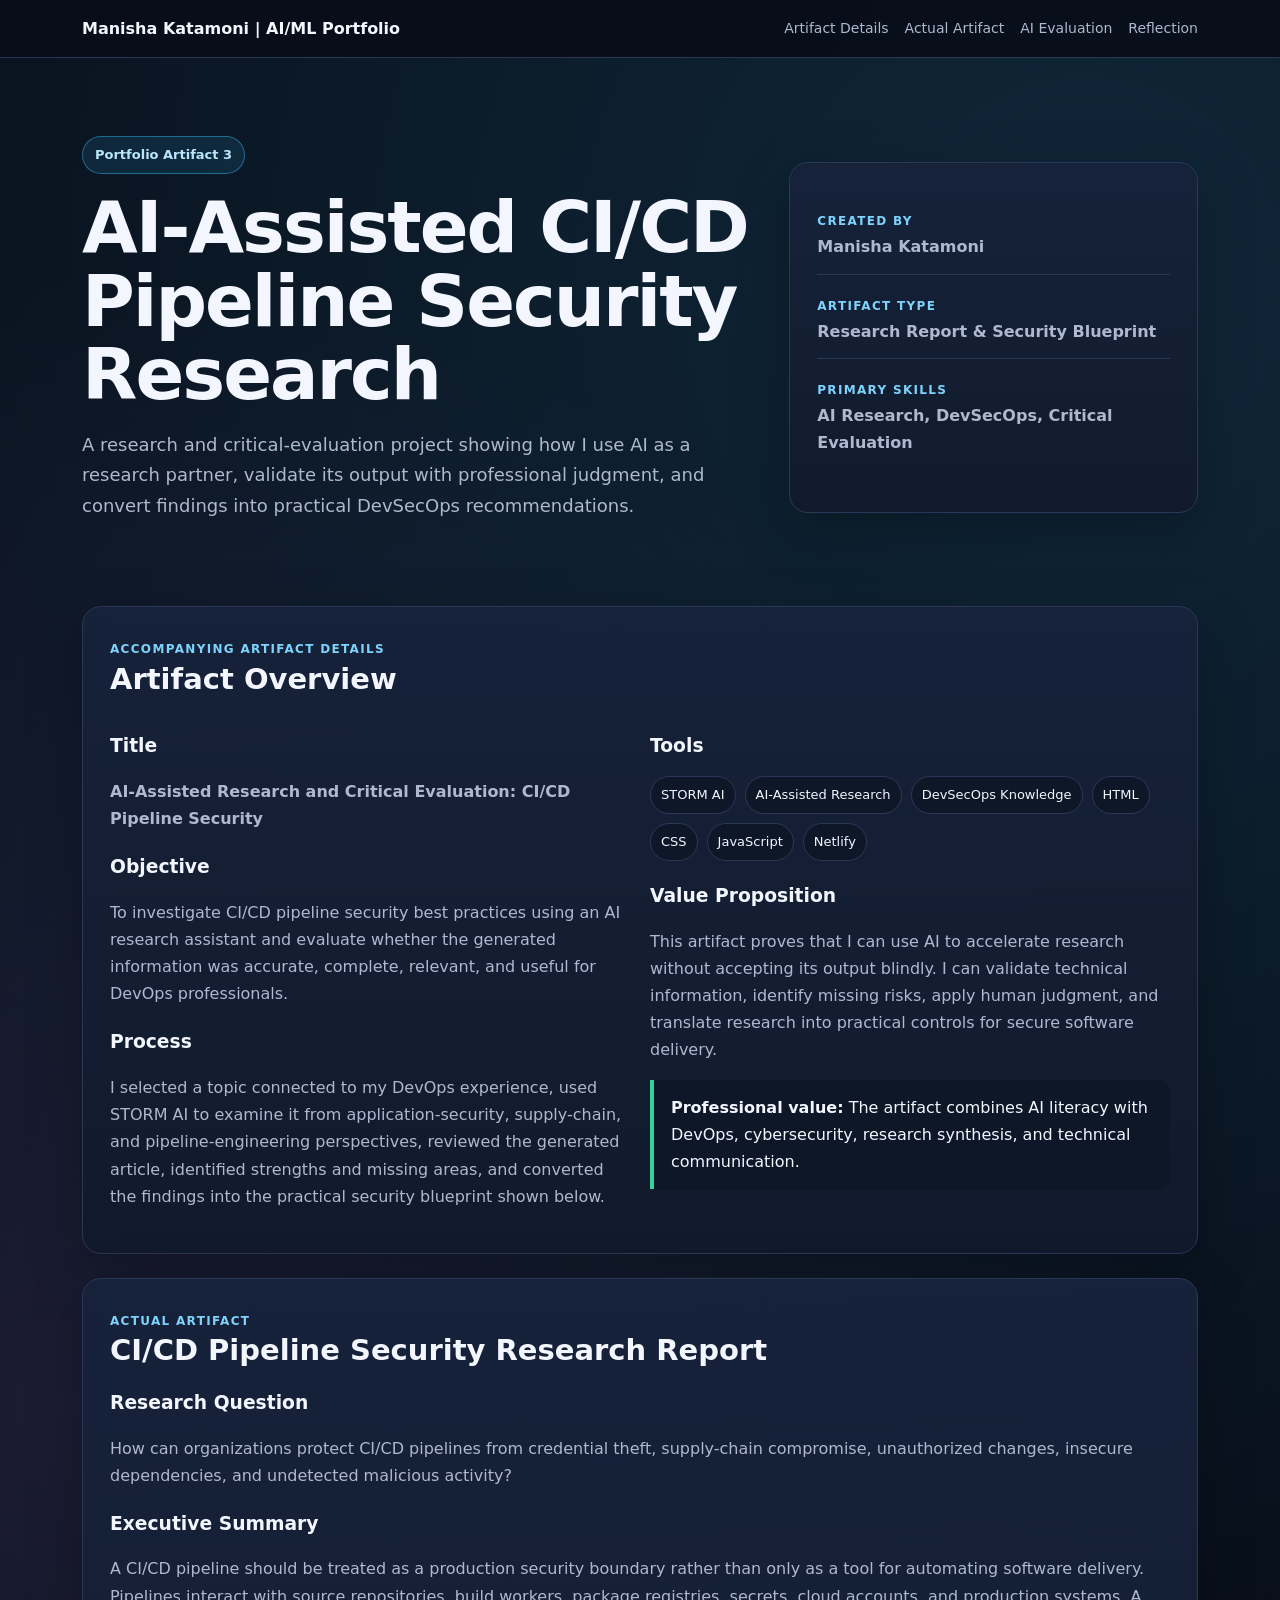
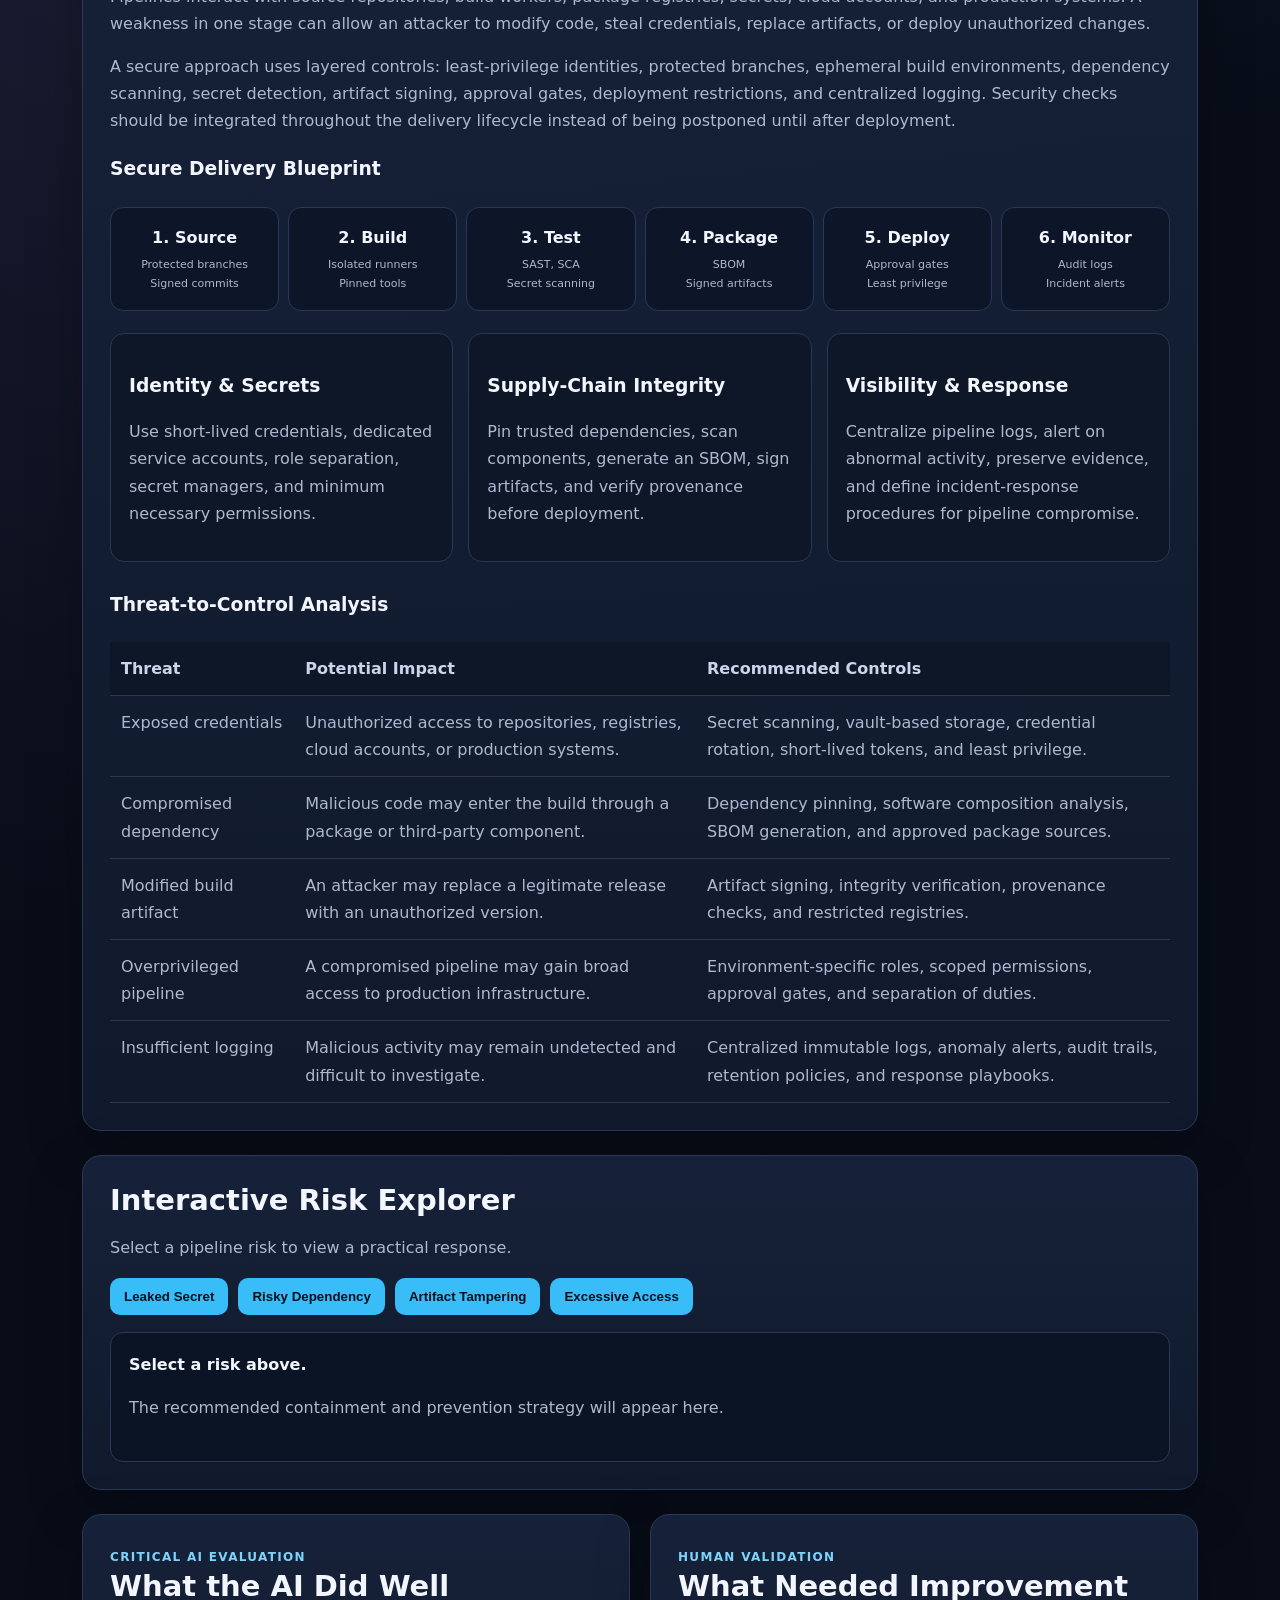
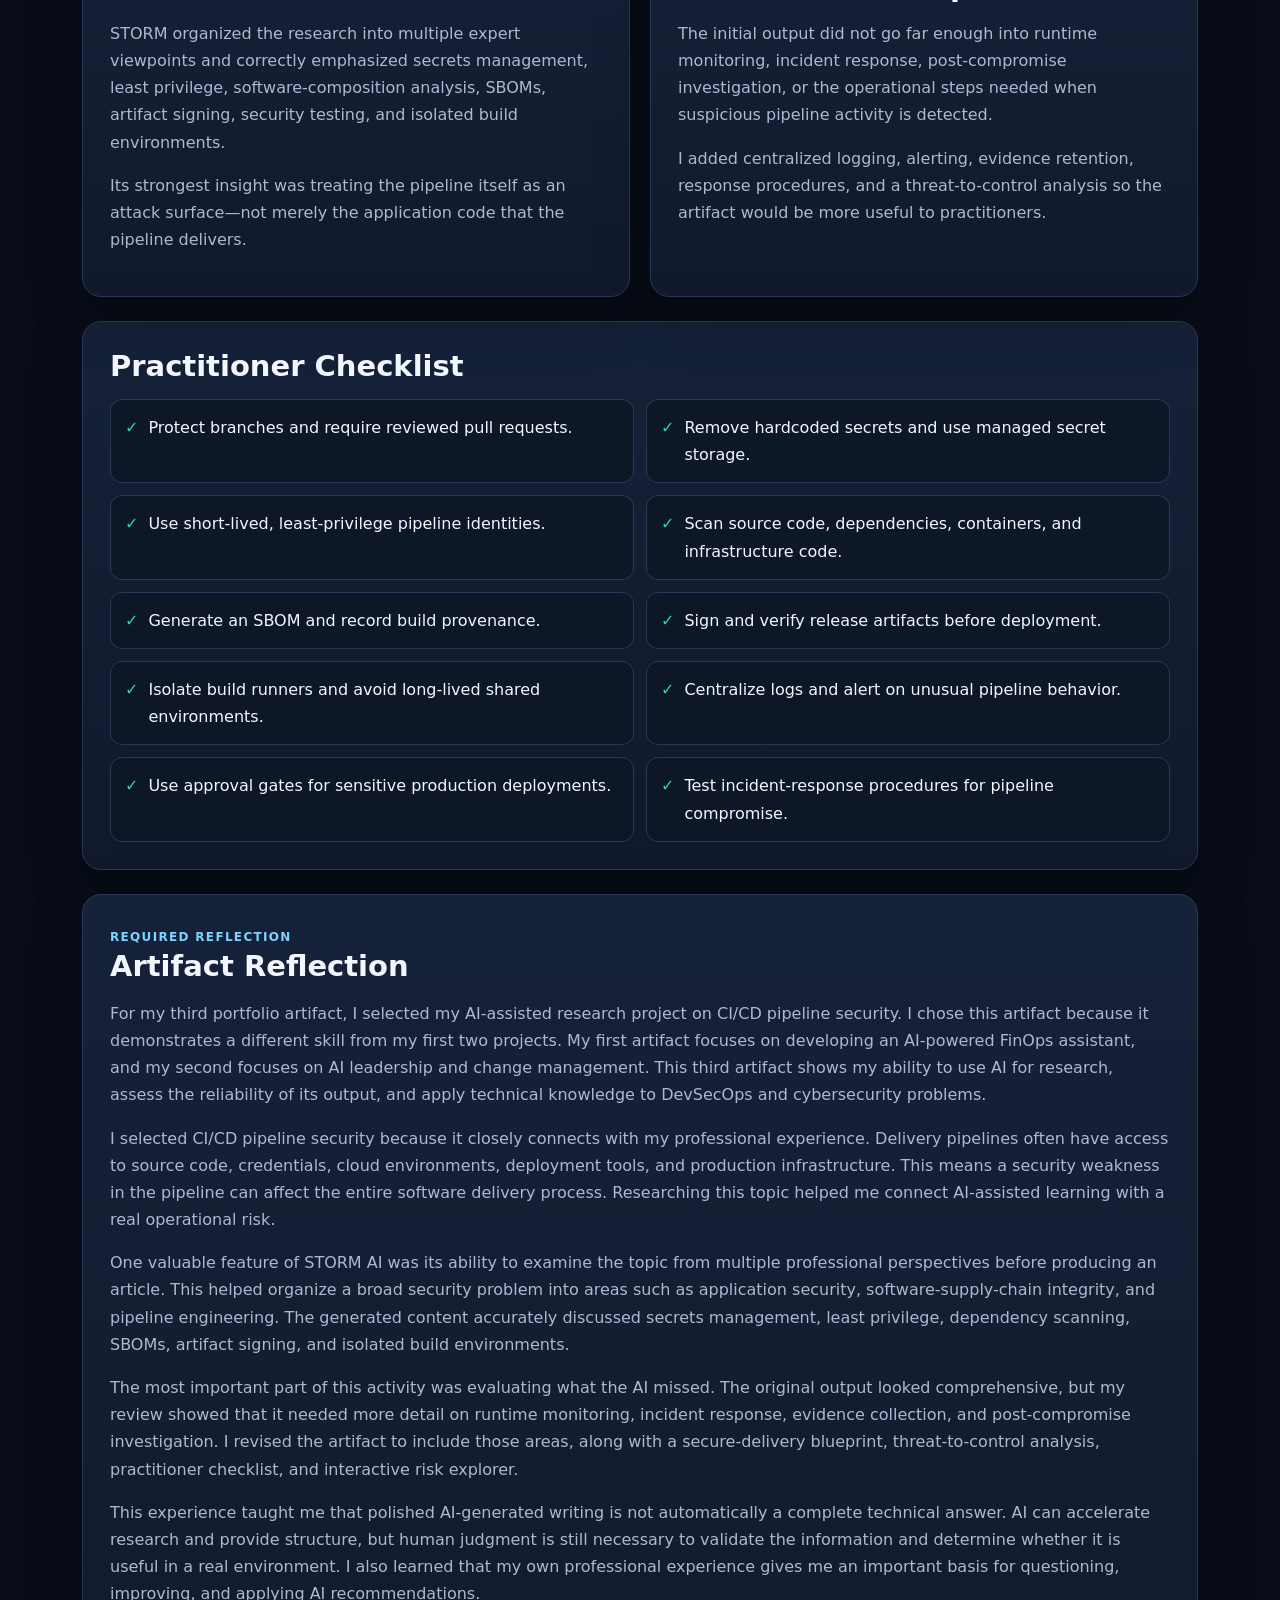
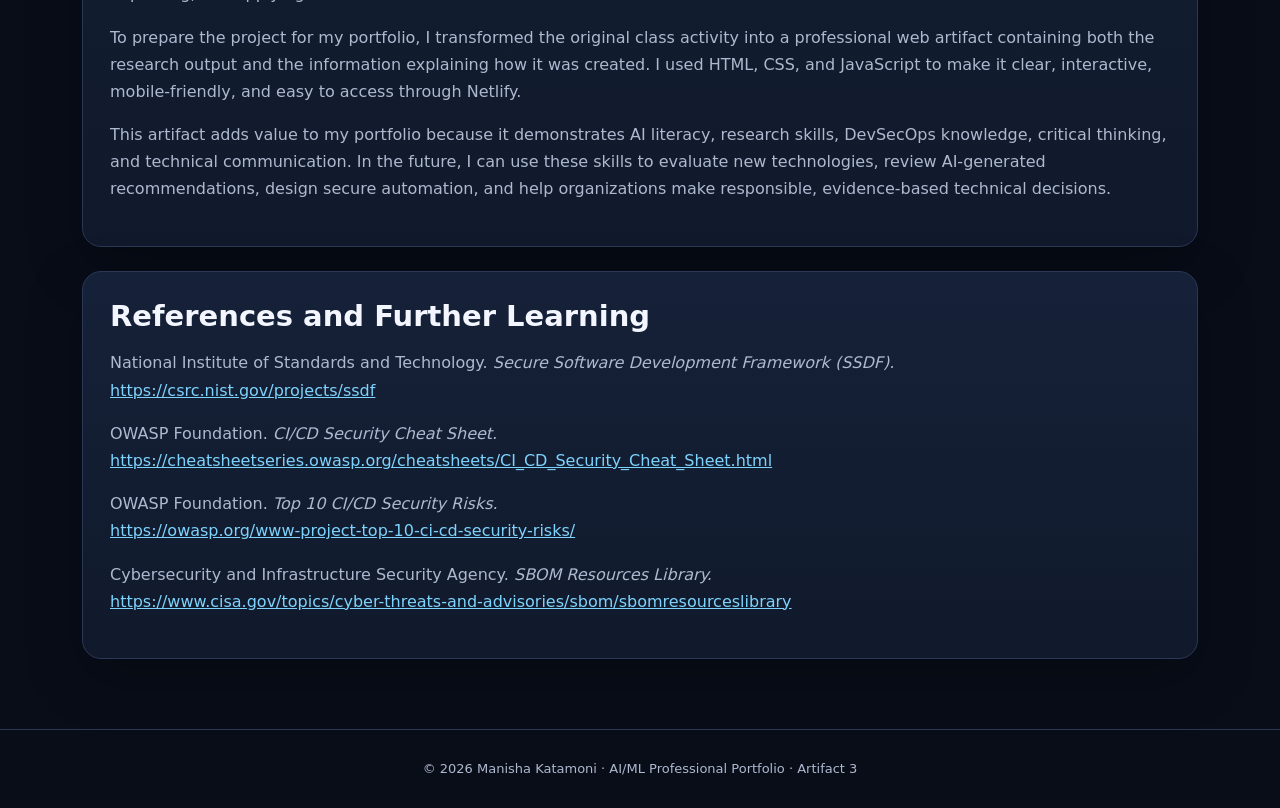
<file: artifact-3/index.html>
<!DOCTYPE html>
<html lang="en">
<head>
<meta charset="UTF-8">
<meta name="viewport" content="width=device-width, initial-scale=1.0">
<meta name="description" content="AI-Assisted CI/CD Pipeline Security Research by Manisha Katamoni">
<title>Artifact 3 | AI-Assisted CI/CD Security Research</title>
<style>
:root{--bg:#080d18;--panel:#111a2c;--panel2:#16223a;--text:#f3f6ff;--muted:#aeb8cf;--accent:#38bdf8;--accent2:#a78bfa;--success:#34d399;--border:#2a3855}
*{box-sizing:border-box}html{scroll-behavior:smooth}body{margin:0;font-family:Inter,system-ui,-apple-system,"Segoe UI",Arial,sans-serif;color:var(--text);line-height:1.7;background:radial-gradient(circle at 85% 5%,rgba(56,189,248,.15),transparent 27%),radial-gradient(circle at 5% 25%,rgba(167,139,250,.12),transparent 26%),var(--bg)}
a{color:inherit}header{position:sticky;top:0;z-index:10;background:rgba(8,13,24,.9);backdrop-filter:blur(12px);border-bottom:1px solid var(--border)}nav{max-width:1160px;margin:auto;padding:15px 22px;display:flex;justify-content:space-between;gap:20px;align-items:center}.brand{font-weight:850}.links{display:flex;gap:16px;flex-wrap:wrap}.links a{text-decoration:none;color:var(--muted);font-size:14px}.links a:hover{color:var(--text)}
.hero{max-width:1160px;margin:auto;padding:78px 22px 38px;display:grid;grid-template-columns:1.25fr .75fr;gap:26px;align-items:center}.badge{display:inline-flex;padding:7px 12px;border-radius:999px;color:#bae6fd;border:1px solid rgba(56,189,248,.45);background:rgba(56,189,248,.11);font-size:13px;font-weight:800}h1{font-size:clamp(42px,7vw,72px);line-height:1.02;letter-spacing:-2px;margin:17px 0}h2{font-size:29px;line-height:1.2;margin:0 0 15px}h3{margin-bottom:7px}p{color:var(--muted)}.lead{font-size:18px;max-width:760px}
.card{background:linear-gradient(180deg,rgba(22,34,58,.98),rgba(17,26,44,.98));border:1px solid var(--border);border-radius:19px;padding:27px;box-shadow:0 18px 55px rgba(0,0,0,.26)}.hero-card p{border-bottom:1px solid var(--border);padding-bottom:13px}.hero-card p:last-child{border-bottom:0}main{max-width:1160px;margin:auto;padding:5px 22px 70px}section{margin-top:24px}.grid2{display:grid;grid-template-columns:1fr 1fr;gap:20px}.grid3{display:grid;grid-template-columns:repeat(3,1fr);gap:15px}.label{font-size:12px;text-transform:uppercase;letter-spacing:.11em;color:#7dd3fc;font-weight:850}.highlight{border-left:4px solid var(--success);padding:14px 17px;background:#0d1728;border-radius:0 12px 12px 0;color:var(--text)}.tags{display:flex;gap:9px;flex-wrap:wrap;margin-top:14px}.tag{padding:7px 10px;border:1px solid var(--border);border-radius:999px;background:#0d1728;font-size:13px}
.pipeline{display:grid;grid-template-columns:repeat(6,1fr);gap:9px;margin:22px 0}.stage{padding:16px 10px;text-align:center;border:1px solid var(--border);background:#0c1628;border-radius:13px;font-weight:800}.stage span{display:block;color:var(--muted);font-size:11px;font-weight:500;margin-top:5px}.control{background:#0d1728;border:1px solid var(--border);border-radius:14px;padding:18px}.control strong{color:var(--text)}table{width:100%;border-collapse:collapse;margin-top:14px}th,td{padding:13px 11px;text-align:left;border-bottom:1px solid var(--border);vertical-align:top}th{color:#c9d5eb;background:#0d1728}td{color:var(--muted)}
.risk-buttons{display:flex;gap:10px;flex-wrap:wrap;margin:17px 0}button{border:0;border-radius:10px;padding:11px 14px;font-weight:800;cursor:pointer;color:#06101c;background:var(--accent)}button:hover{filter:brightness(1.08);transform:translateY(-1px)}.output{min-height:130px;background:#0b1424;border:1px solid var(--border);border-radius:13px;padding:18px}.checklist{display:grid;grid-template-columns:repeat(2,1fr);gap:12px}.check{display:flex;gap:10px;padding:14px;background:#0d1728;border:1px solid var(--border);border-radius:12px}.icon{color:var(--success);font-weight:900}.ref-list a{color:#7dd3fc;word-break:break-word}footer{border-top:1px solid var(--border);padding:28px;text-align:center;color:var(--muted);font-size:13px}
@media(max-width:900px){.hero,.grid2,.grid3{grid-template-columns:1fr}.pipeline{grid-template-columns:repeat(2,1fr)}}@media(max-width:620px){.checklist{grid-template-columns:1fr}.links{display:none}}
</style>
</head>
<body>
<header><nav><div class="brand">Manisha Katamoni | AI/ML Portfolio</div><div class="links"><a href="#details">Artifact Details</a><a href="#artifact">Actual Artifact</a><a href="#evaluation">AI Evaluation</a><a href="#reflection">Reflection</a></div></nav></header>
<section class="hero"><div><span class="badge">Portfolio Artifact 3</span><h1>AI-Assisted CI/CD Pipeline Security Research</h1><p class="lead">A research and critical-evaluation project showing how I use AI as a research partner, validate its output with professional judgment, and convert findings into practical DevSecOps recommendations.</p></div><aside class="card hero-card"><p><span class="label">Created by</span><br><strong>Manisha Katamoni</strong></p><p><span class="label">Artifact Type</span><br><strong>Research Report & Security Blueprint</strong></p><p><span class="label">Primary Skills</span><br><strong>AI Research, DevSecOps, Critical Evaluation</strong></p></aside></section>
<main>
<section id="details" class="card"><span class="label">Accompanying Artifact Details</span><h2>Artifact Overview</h2><div class="grid2"><div><h3>Title</h3><p><strong>AI-Assisted Research and Critical Evaluation: CI/CD Pipeline Security</strong></p><h3>Objective</h3><p>To investigate CI/CD pipeline security best practices using an AI research assistant and evaluate whether the generated information was accurate, complete, relevant, and useful for DevOps professionals.</p><h3>Process</h3><p>I selected a topic connected to my DevOps experience, used STORM AI to examine it from application-security, supply-chain, and pipeline-engineering perspectives, reviewed the generated article, identified strengths and missing areas, and converted the findings into the practical security blueprint shown below.</p></div><div><h3>Tools</h3><div class="tags"><span class="tag">STORM AI</span><span class="tag">AI-Assisted Research</span><span class="tag">DevSecOps Knowledge</span><span class="tag">HTML</span><span class="tag">CSS</span><span class="tag">JavaScript</span><span class="tag">Netlify</span></div><h3>Value Proposition</h3><p>This artifact proves that I can use AI to accelerate research without accepting its output blindly. I can validate technical information, identify missing risks, apply human judgment, and translate research into practical controls for secure software delivery.</p><p class="highlight"><strong>Professional value:</strong> The artifact combines AI literacy with DevOps, cybersecurity, research synthesis, and technical communication.</p></div></div></section>
<section id="artifact" class="card"><span class="label">Actual Artifact</span><h2>CI/CD Pipeline Security Research Report</h2><h3>Research Question</h3><p>How can organizations protect CI/CD pipelines from credential theft, supply-chain compromise, unauthorized changes, insecure dependencies, and undetected malicious activity?</p><h3>Executive Summary</h3><p>A CI/CD pipeline should be treated as a production security boundary rather than only as a tool for automating software delivery. Pipelines interact with source repositories, build workers, package registries, secrets, cloud accounts, and production systems. A weakness in one stage can allow an attacker to modify code, steal credentials, replace artifacts, or deploy unauthorized changes.</p><p>A secure approach uses layered controls: least-privilege identities, protected branches, ephemeral build environments, dependency scanning, secret detection, artifact signing, approval gates, deployment restrictions, and centralized logging. Security checks should be integrated throughout the delivery lifecycle instead of being postponed until after deployment.</p><h3>Secure Delivery Blueprint</h3><div class="pipeline"><div class="stage">1. Source<span>Protected branches<br>Signed commits</span></div><div class="stage">2. Build<span>Isolated runners<br>Pinned tools</span></div><div class="stage">3. Test<span>SAST, SCA<br>Secret scanning</span></div><div class="stage">4. Package<span>SBOM<br>Signed artifacts</span></div><div class="stage">5. Deploy<span>Approval gates<br>Least privilege</span></div><div class="stage">6. Monitor<span>Audit logs<br>Incident alerts</span></div></div><div class="grid3"><div class="control"><h3>Identity & Secrets</h3><p>Use short-lived credentials, dedicated service accounts, role separation, secret managers, and minimum necessary permissions.</p></div><div class="control"><h3>Supply-Chain Integrity</h3><p>Pin trusted dependencies, scan components, generate an SBOM, sign artifacts, and verify provenance before deployment.</p></div><div class="control"><h3>Visibility & Response</h3><p>Centralize pipeline logs, alert on abnormal activity, preserve evidence, and define incident-response procedures for pipeline compromise.</p></div></div><h3 style="margin-top:27px">Threat-to-Control Analysis</h3><div style="overflow:auto"><table><thead><tr><th>Threat</th><th>Potential Impact</th><th>Recommended Controls</th></tr></thead><tbody><tr><td>Exposed credentials</td><td>Unauthorized access to repositories, registries, cloud accounts, or production systems.</td><td>Secret scanning, vault-based storage, credential rotation, short-lived tokens, and least privilege.</td></tr><tr><td>Compromised dependency</td><td>Malicious code may enter the build through a package or third-party component.</td><td>Dependency pinning, software composition analysis, SBOM generation, and approved package sources.</td></tr><tr><td>Modified build artifact</td><td>An attacker may replace a legitimate release with an unauthorized version.</td><td>Artifact signing, integrity verification, provenance checks, and restricted registries.</td></tr><tr><td>Overprivileged pipeline</td><td>A compromised pipeline may gain broad access to production infrastructure.</td><td>Environment-specific roles, scoped permissions, approval gates, and separation of duties.</td></tr><tr><td>Insufficient logging</td><td>Malicious activity may remain undetected and difficult to investigate.</td><td>Centralized immutable logs, anomaly alerts, audit trails, retention policies, and response playbooks.</td></tr></tbody></table></div></section>
<section class="card"><h2>Interactive Risk Explorer</h2><p>Select a pipeline risk to view a practical response.</p><div class="risk-buttons"><button onclick="showRisk('secret')">Leaked Secret</button><button onclick="showRisk('dependency')">Risky Dependency</button><button onclick="showRisk('artifact')">Artifact Tampering</button><button onclick="showRisk('access')">Excessive Access</button></div><div class="output" id="riskOutput"><strong>Select a risk above.</strong><p>The recommended containment and prevention strategy will appear here.</p></div></section>
<section id="evaluation" class="grid2"><article class="card"><span class="label">Critical AI Evaluation</span><h2>What the AI Did Well</h2><p>STORM organized the research into multiple expert viewpoints and correctly emphasized secrets management, least privilege, software-composition analysis, SBOMs, artifact signing, security testing, and isolated build environments.</p><p>Its strongest insight was treating the pipeline itself as an attack surface—not merely the application code that the pipeline delivers.</p></article><article class="card"><span class="label">Human Validation</span><h2>What Needed Improvement</h2><p>The initial output did not go far enough into runtime monitoring, incident response, post-compromise investigation, or the operational steps needed when suspicious pipeline activity is detected.</p><p>I added centralized logging, alerting, evidence retention, response procedures, and a threat-to-control analysis so the artifact would be more useful to practitioners.</p></article></section>
<section class="card"><h2>Practitioner Checklist</h2><div class="checklist"><div class="check"><span class="icon">✓</span><span>Protect branches and require reviewed pull requests.</span></div><div class="check"><span class="icon">✓</span><span>Remove hardcoded secrets and use managed secret storage.</span></div><div class="check"><span class="icon">✓</span><span>Use short-lived, least-privilege pipeline identities.</span></div><div class="check"><span class="icon">✓</span><span>Scan source code, dependencies, containers, and infrastructure code.</span></div><div class="check"><span class="icon">✓</span><span>Generate an SBOM and record build provenance.</span></div><div class="check"><span class="icon">✓</span><span>Sign and verify release artifacts before deployment.</span></div><div class="check"><span class="icon">✓</span><span>Isolate build runners and avoid long-lived shared environments.</span></div><div class="check"><span class="icon">✓</span><span>Centralize logs and alert on unusual pipeline behavior.</span></div><div class="check"><span class="icon">✓</span><span>Use approval gates for sensitive production deployments.</span></div><div class="check"><span class="icon">✓</span><span>Test incident-response procedures for pipeline compromise.</span></div></div></section>
<section id="reflection" class="card"><span class="label">Required Reflection</span><h2>Artifact Reflection</h2><p>For my third portfolio artifact, I selected my AI-assisted research project on CI/CD pipeline security. I chose this artifact because it demonstrates a different skill from my first two projects. My first artifact focuses on developing an AI-powered FinOps assistant, and my second focuses on AI leadership and change management. This third artifact shows my ability to use AI for research, assess the reliability of its output, and apply technical knowledge to DevSecOps and cybersecurity problems.</p><p>I selected CI/CD pipeline security because it closely connects with my professional experience. Delivery pipelines often have access to source code, credentials, cloud environments, deployment tools, and production infrastructure. This means a security weakness in the pipeline can affect the entire software delivery process. Researching this topic helped me connect AI-assisted learning with a real operational risk.</p><p>One valuable feature of STORM AI was its ability to examine the topic from multiple professional perspectives before producing an article. This helped organize a broad security problem into areas such as application security, software-supply-chain integrity, and pipeline engineering. The generated content accurately discussed secrets management, least privilege, dependency scanning, SBOMs, artifact signing, and isolated build environments.</p><p>The most important part of this activity was evaluating what the AI missed. The original output looked comprehensive, but my review showed that it needed more detail on runtime monitoring, incident response, evidence collection, and post-compromise investigation. I revised the artifact to include those areas, along with a secure-delivery blueprint, threat-to-control analysis, practitioner checklist, and interactive risk explorer.</p><p>This experience taught me that polished AI-generated writing is not automatically a complete technical answer. AI can accelerate research and provide structure, but human judgment is still necessary to validate the information and determine whether it is useful in a real environment. I also learned that my own professional experience gives me an important basis for questioning, improving, and applying AI recommendations.</p><p>To prepare the project for my portfolio, I transformed the original class activity into a professional web artifact containing both the research output and the information explaining how it was created. I used HTML, CSS, and JavaScript to make it clear, interactive, mobile-friendly, and easy to access through Netlify.</p><p>This artifact adds value to my portfolio because it demonstrates AI literacy, research skills, DevSecOps knowledge, critical thinking, and technical communication. In the future, I can use these skills to evaluate new technologies, review AI-generated recommendations, design secure automation, and help organizations make responsible, evidence-based technical decisions.</p></section>
<section class="card ref-list"><h2>References and Further Learning</h2><p>National Institute of Standards and Technology. <em>Secure Software Development Framework (SSDF).</em><br><a href="https://csrc.nist.gov/projects/ssdf" target="_blank" rel="noopener">https://csrc.nist.gov/projects/ssdf</a></p><p>OWASP Foundation. <em>CI/CD Security Cheat Sheet.</em><br><a href="https://cheatsheetseries.owasp.org/cheatsheets/CI_CD_Security_Cheat_Sheet.html" target="_blank" rel="noopener">https://cheatsheetseries.owasp.org/cheatsheets/CI_CD_Security_Cheat_Sheet.html</a></p><p>OWASP Foundation. <em>Top 10 CI/CD Security Risks.</em><br><a href="https://owasp.org/www-project-top-10-ci-cd-security-risks/" target="_blank" rel="noopener">https://owasp.org/www-project-top-10-ci-cd-security-risks/</a></p><p>Cybersecurity and Infrastructure Security Agency. <em>SBOM Resources Library.</em><br><a href="https://www.cisa.gov/topics/cyber-threats-and-advisories/sbom/sbomresourceslibrary" target="_blank" rel="noopener">https://www.cisa.gov/topics/cyber-threats-and-advisories/sbom/sbomresourceslibrary</a></p></section>
</main>
<footer>© 2026 Manisha Katamoni · AI/ML Professional Portfolio · Artifact 3</footer>
<script>
function showRisk(type){const items={secret:`<strong>Leaked Secret</strong><p><b>Immediate response:</b> Revoke and rotate the exposed credential, review access logs, and identify every system where it was used.</p><p><b>Prevention:</b> Use managed secret storage, pre-commit scanning, short-lived tokens, and policies that prevent secrets from entering source control.</p>`,dependency:`<strong>Risky Dependency</strong><p><b>Immediate response:</b> Stop the affected release, identify impacted versions, and replace or patch the component.</p><p><b>Prevention:</b> Pin versions, scan dependencies continuously, use trusted registries, and maintain an SBOM for each release.</p>`,artifact:`<strong>Artifact Tampering</strong><p><b>Immediate response:</b> Block deployment, quarantine the artifact, compare its digest with the trusted build record, and investigate the registry and pipeline.</p><p><b>Prevention:</b> Sign artifacts, verify signatures at deployment, protect registries, and record provenance.</p>`,access:`<strong>Excessive Pipeline Access</strong><p><b>Immediate response:</b> Disable the affected identity, inspect recent actions, and reduce permissions before restoring service.</p><p><b>Prevention:</b> Use environment-specific roles, least privilege, short-lived credentials, and approval gates for production.</p>`};document.getElementById("riskOutput").innerHTML=items[type]}
</script>
</body>
</html>
</file>
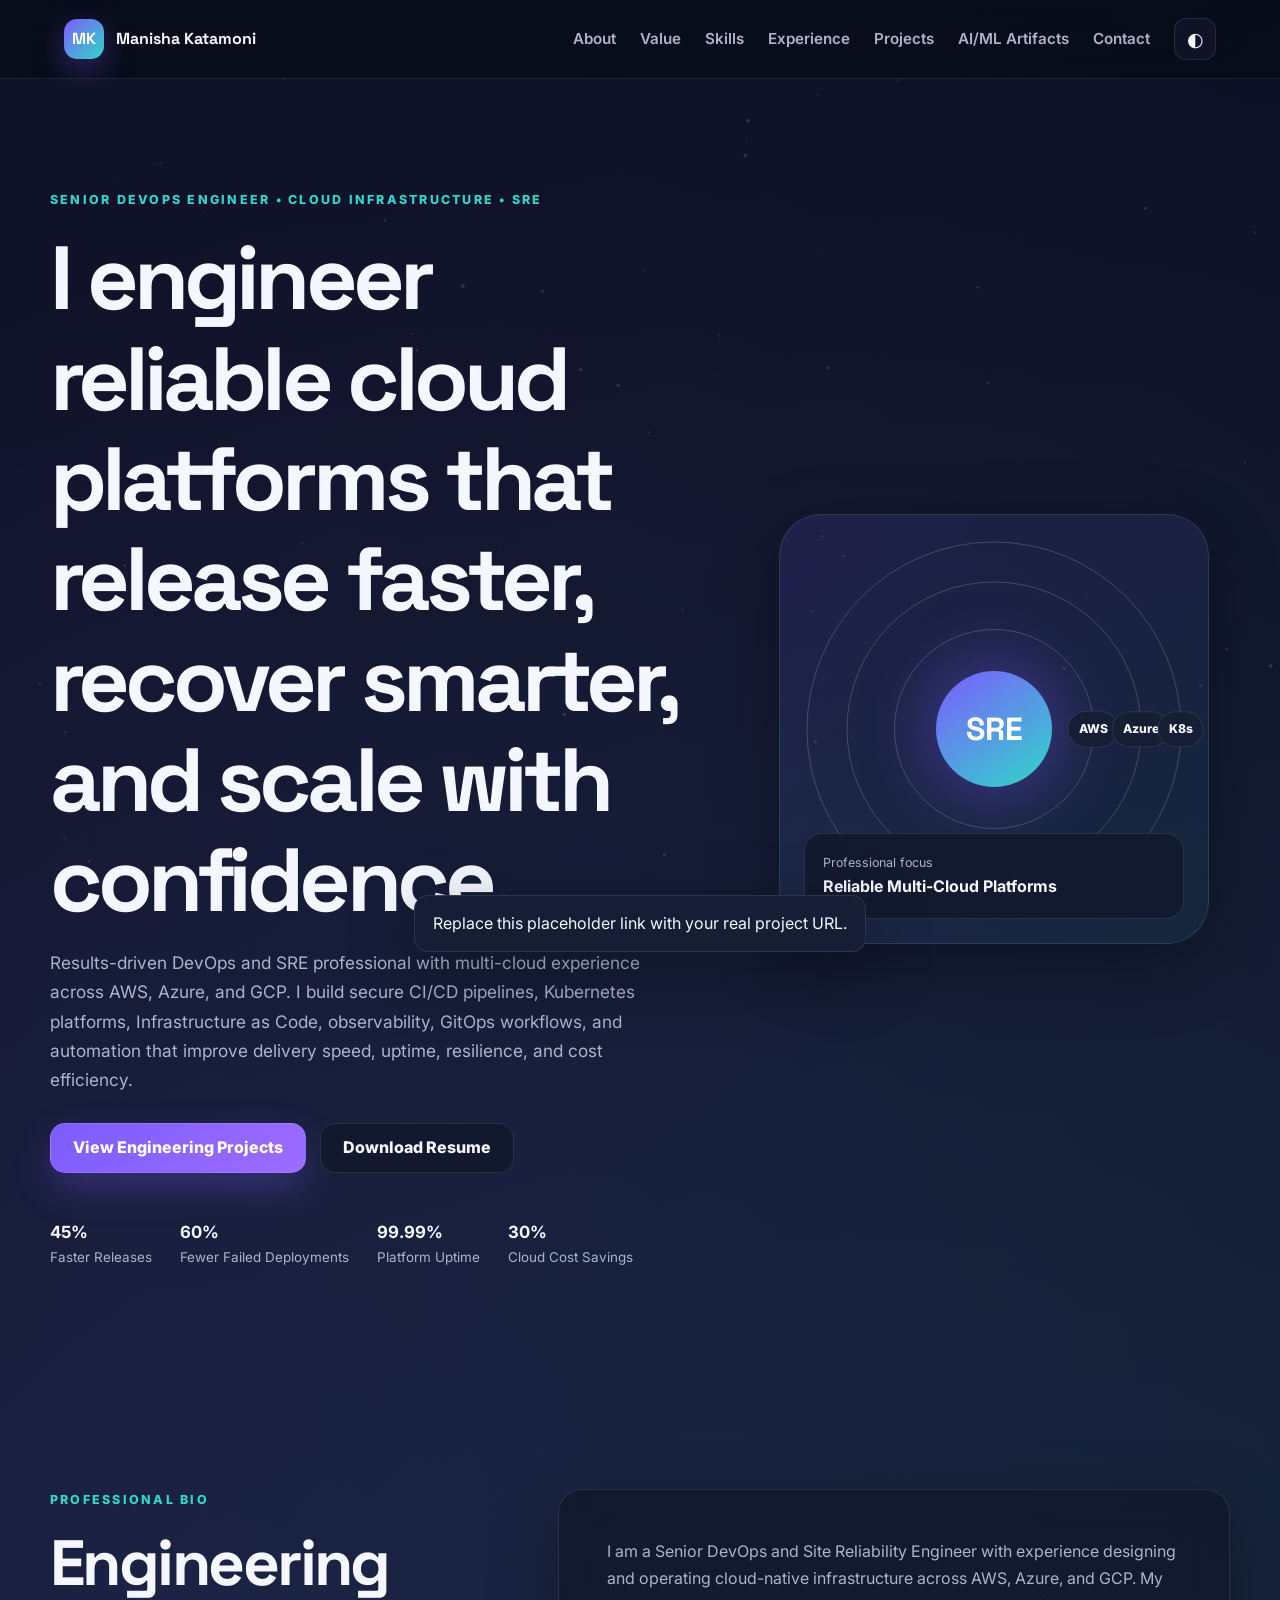
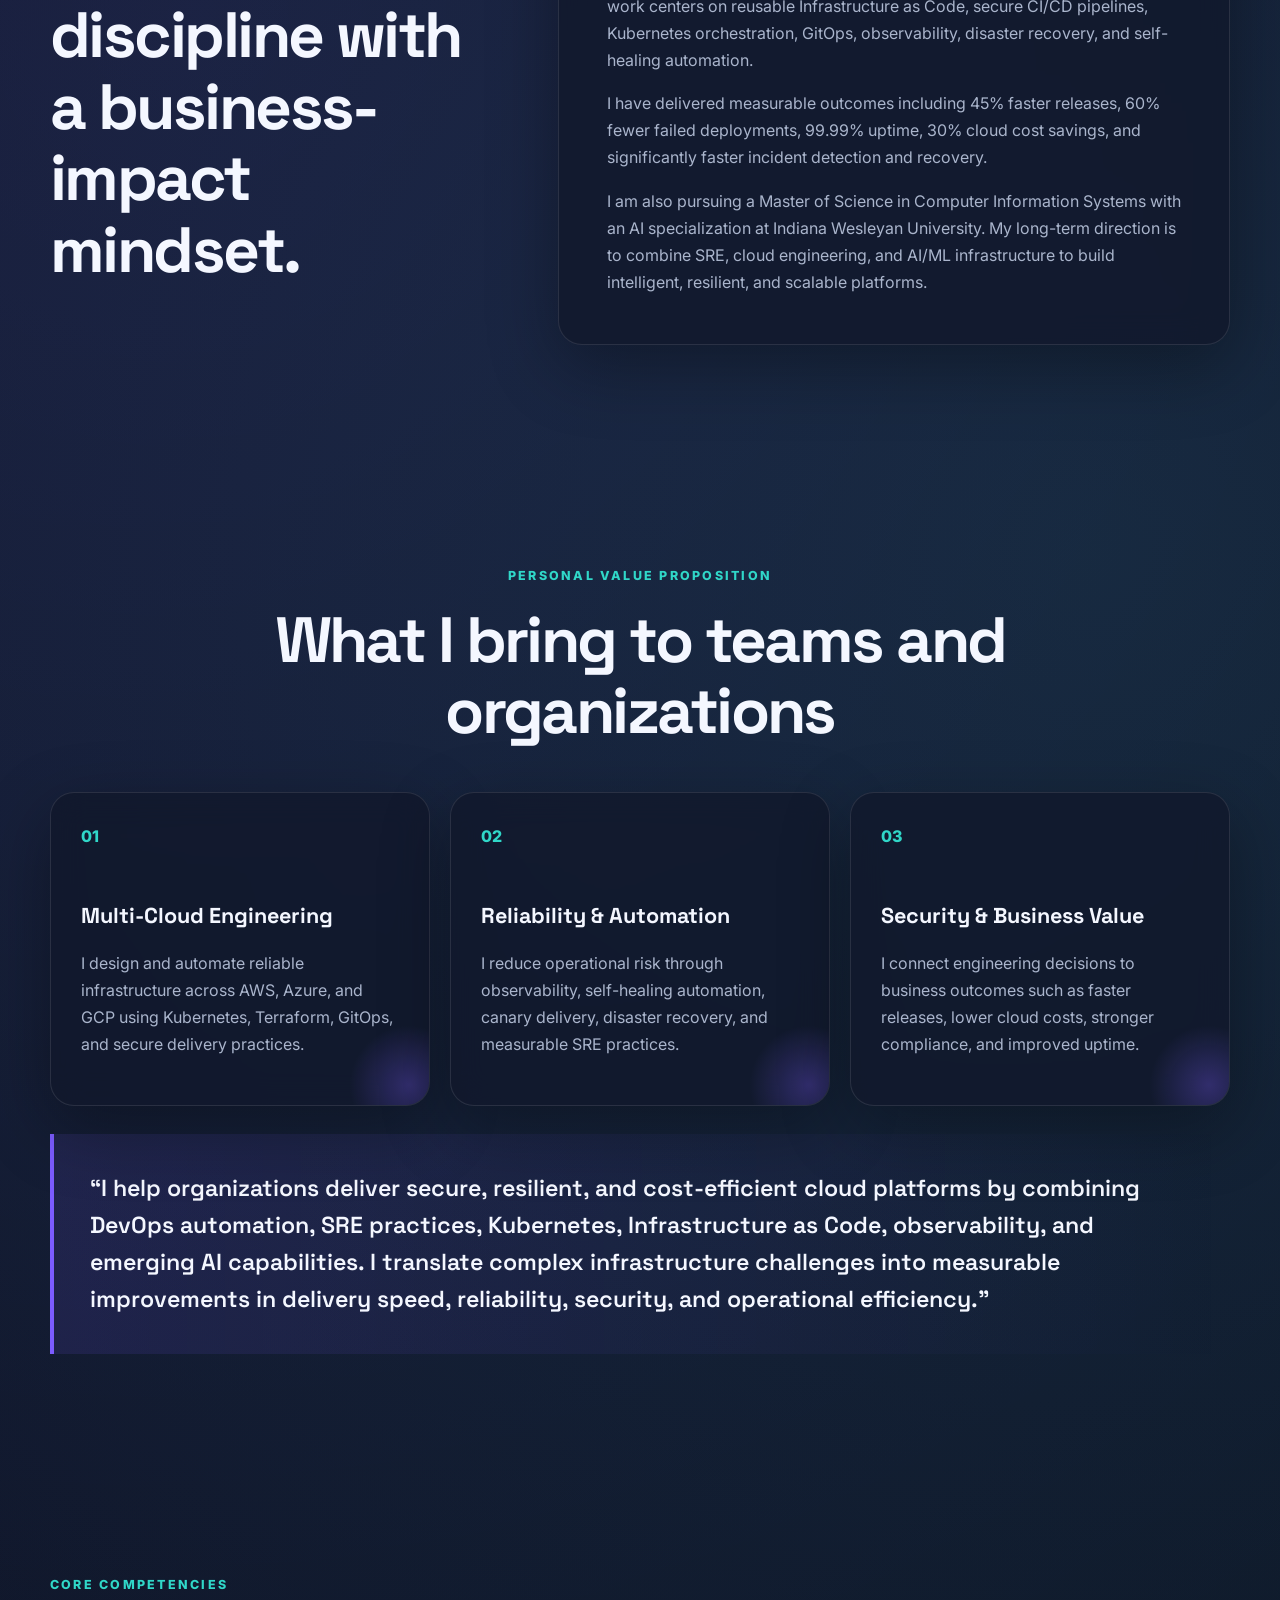
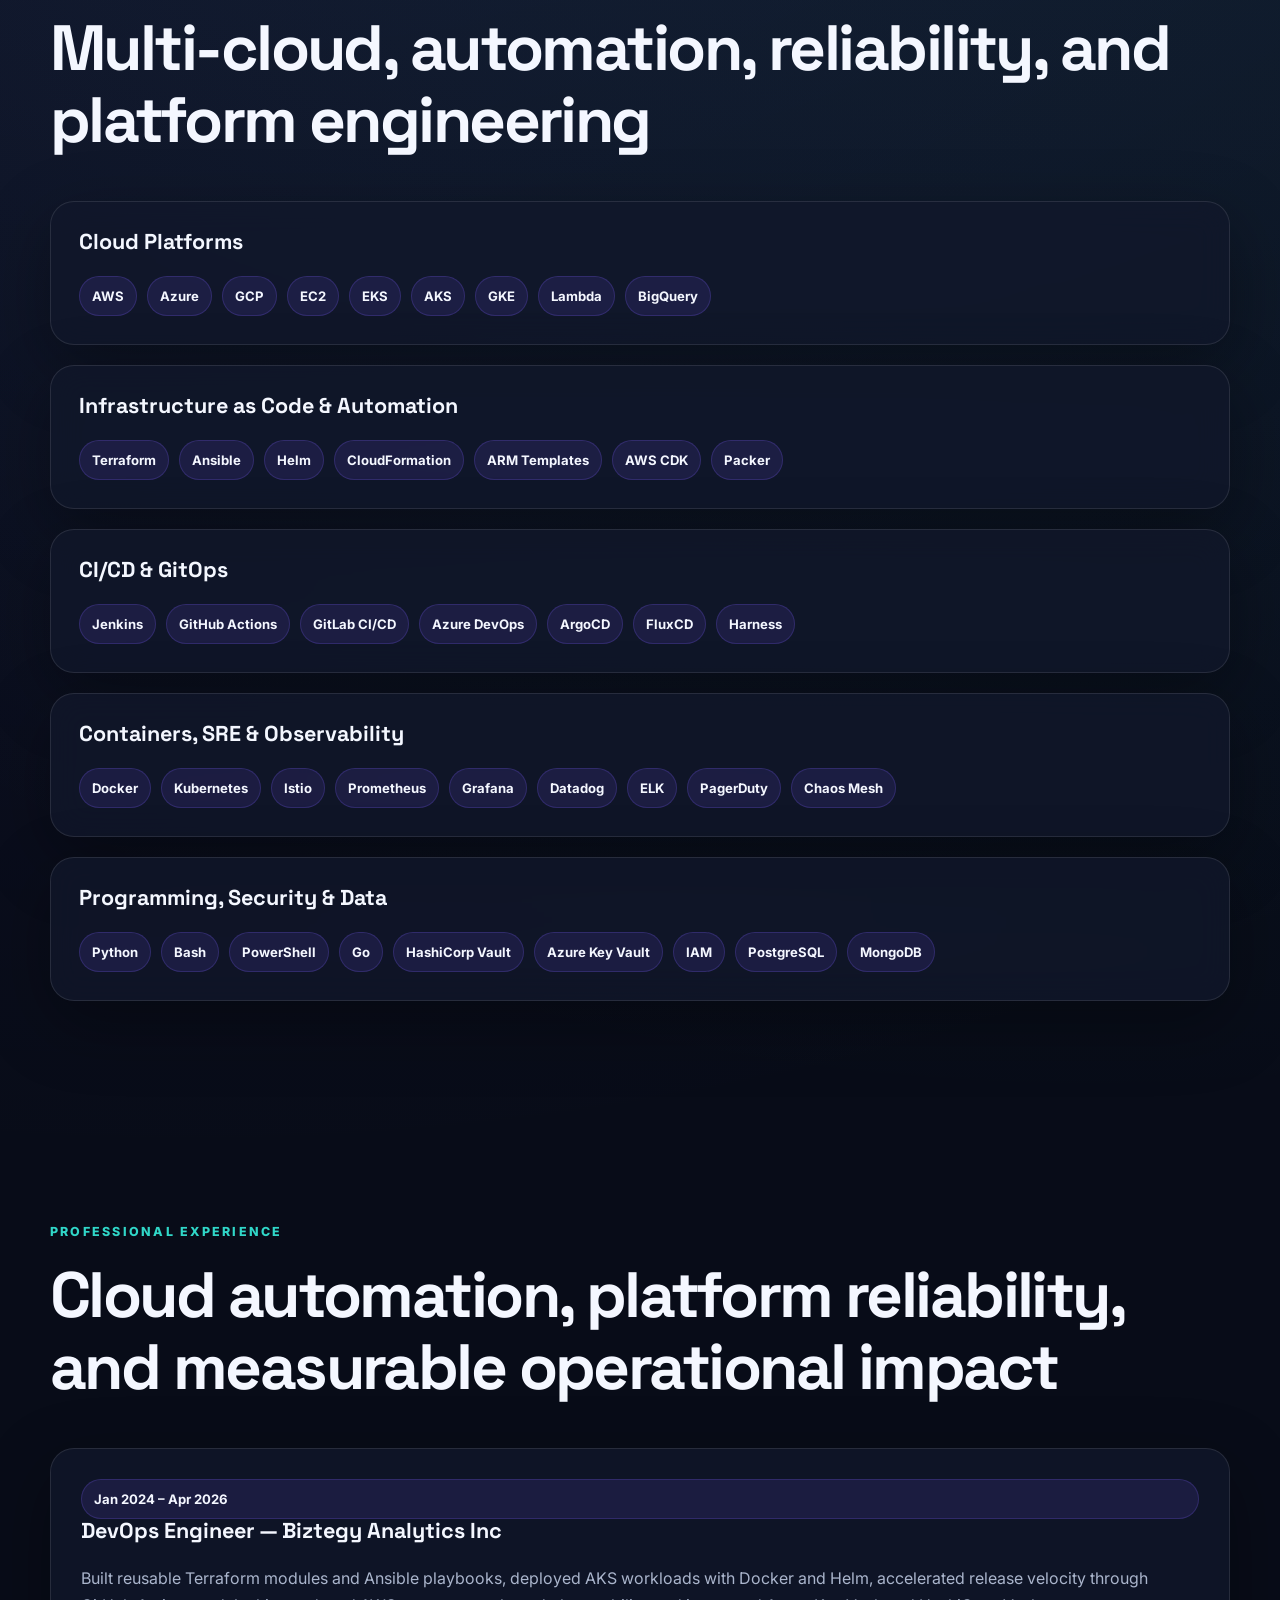
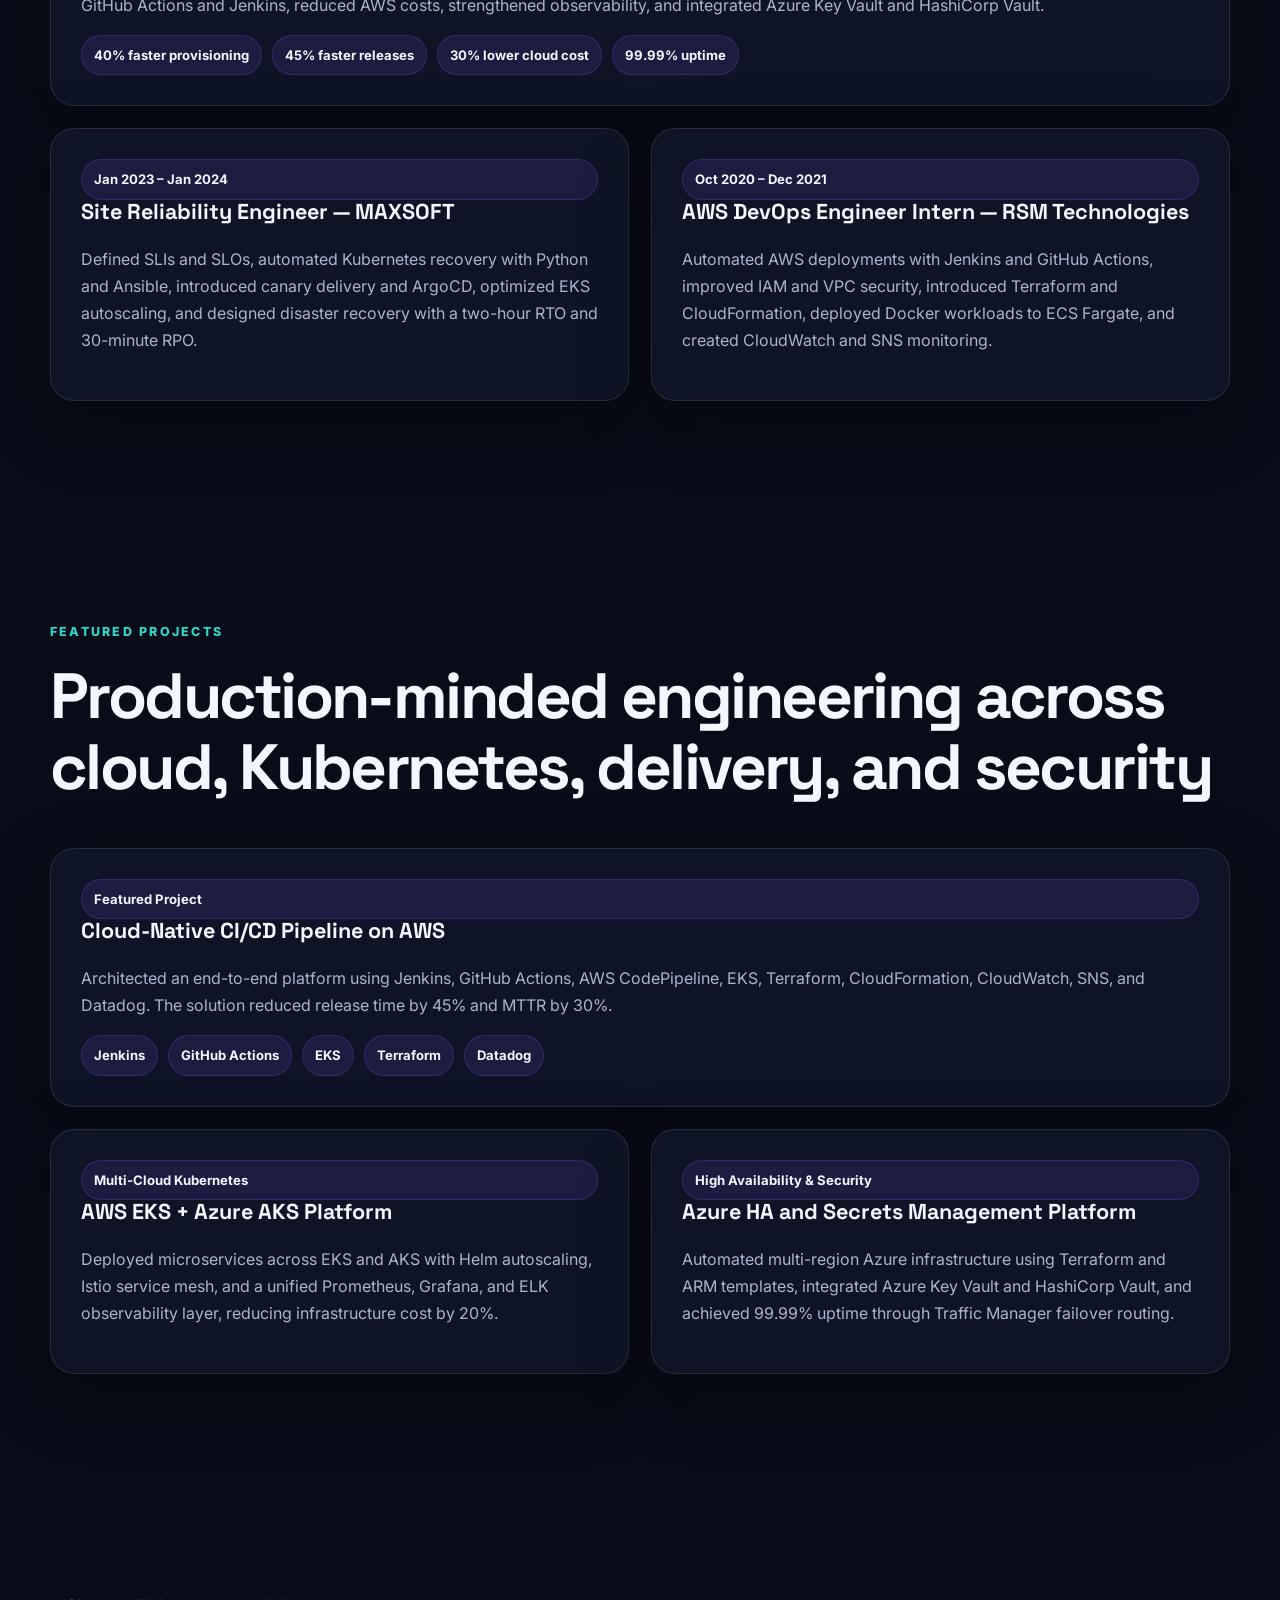
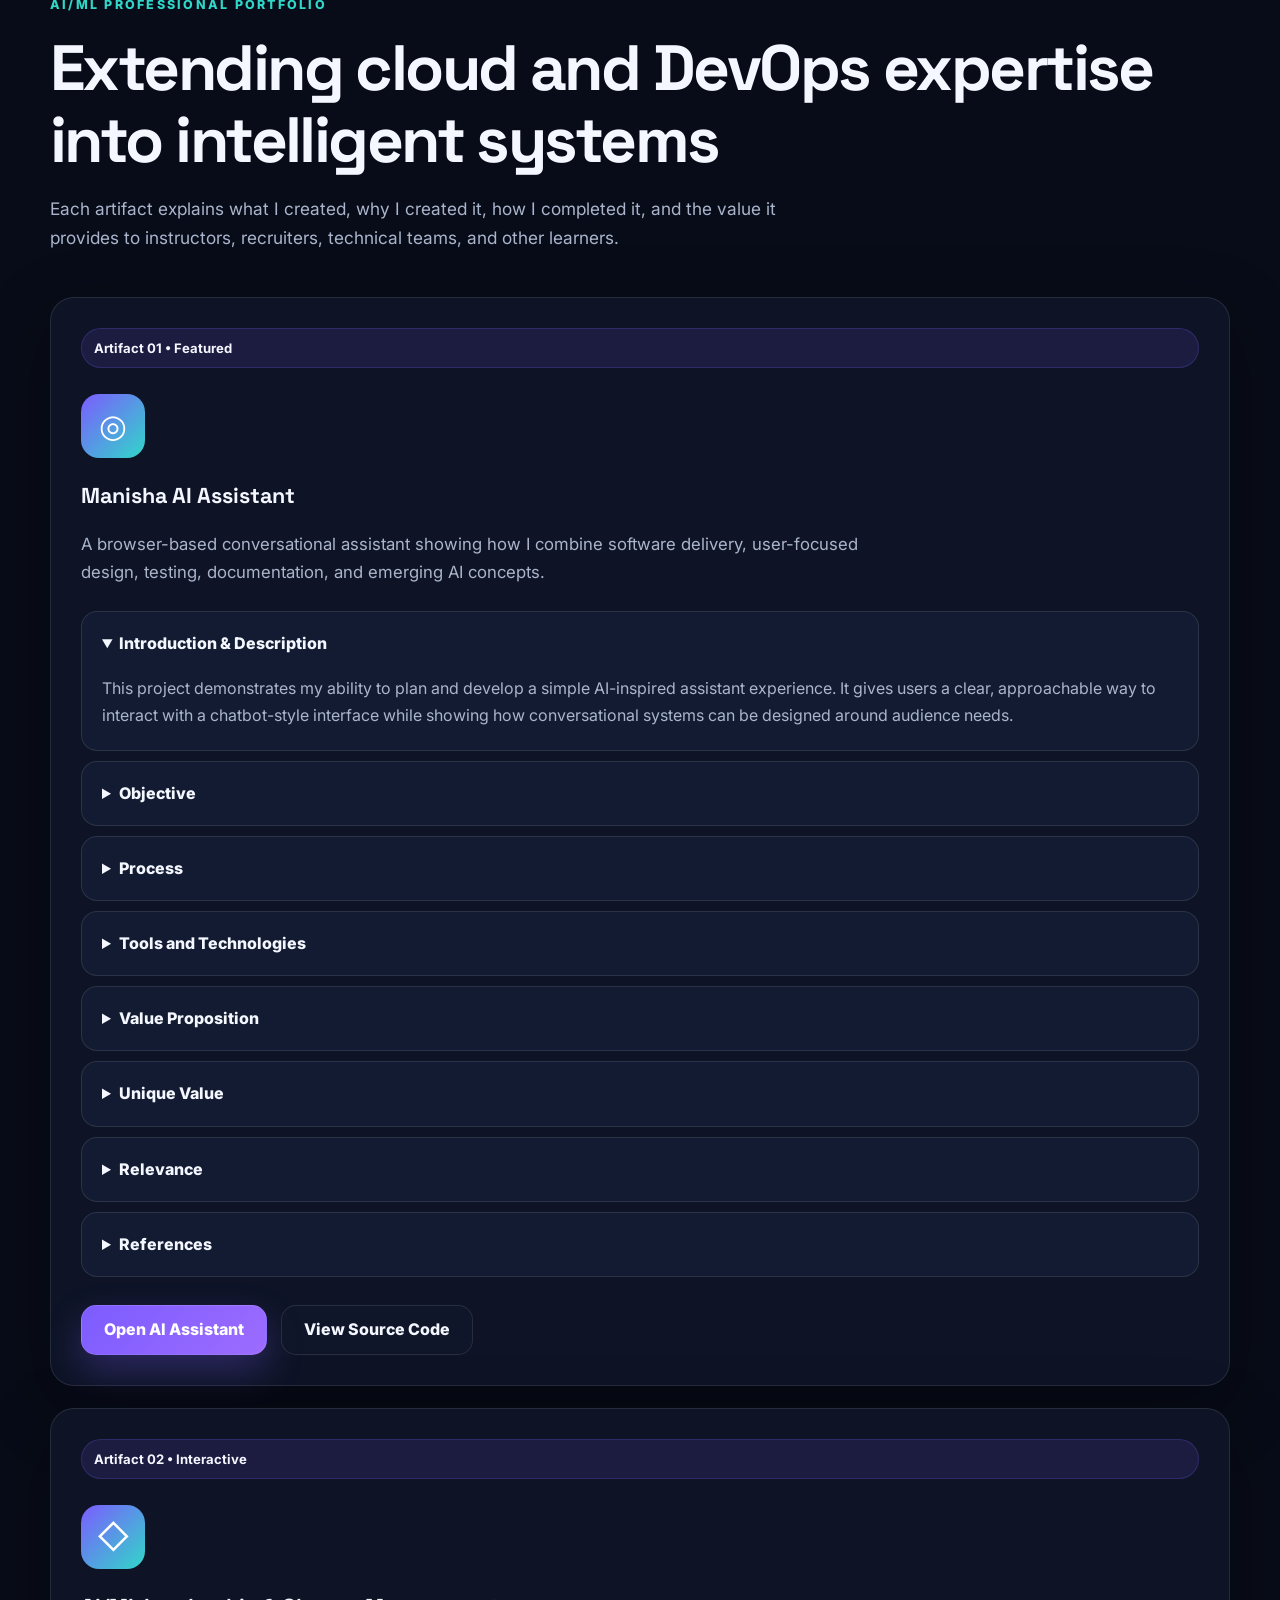
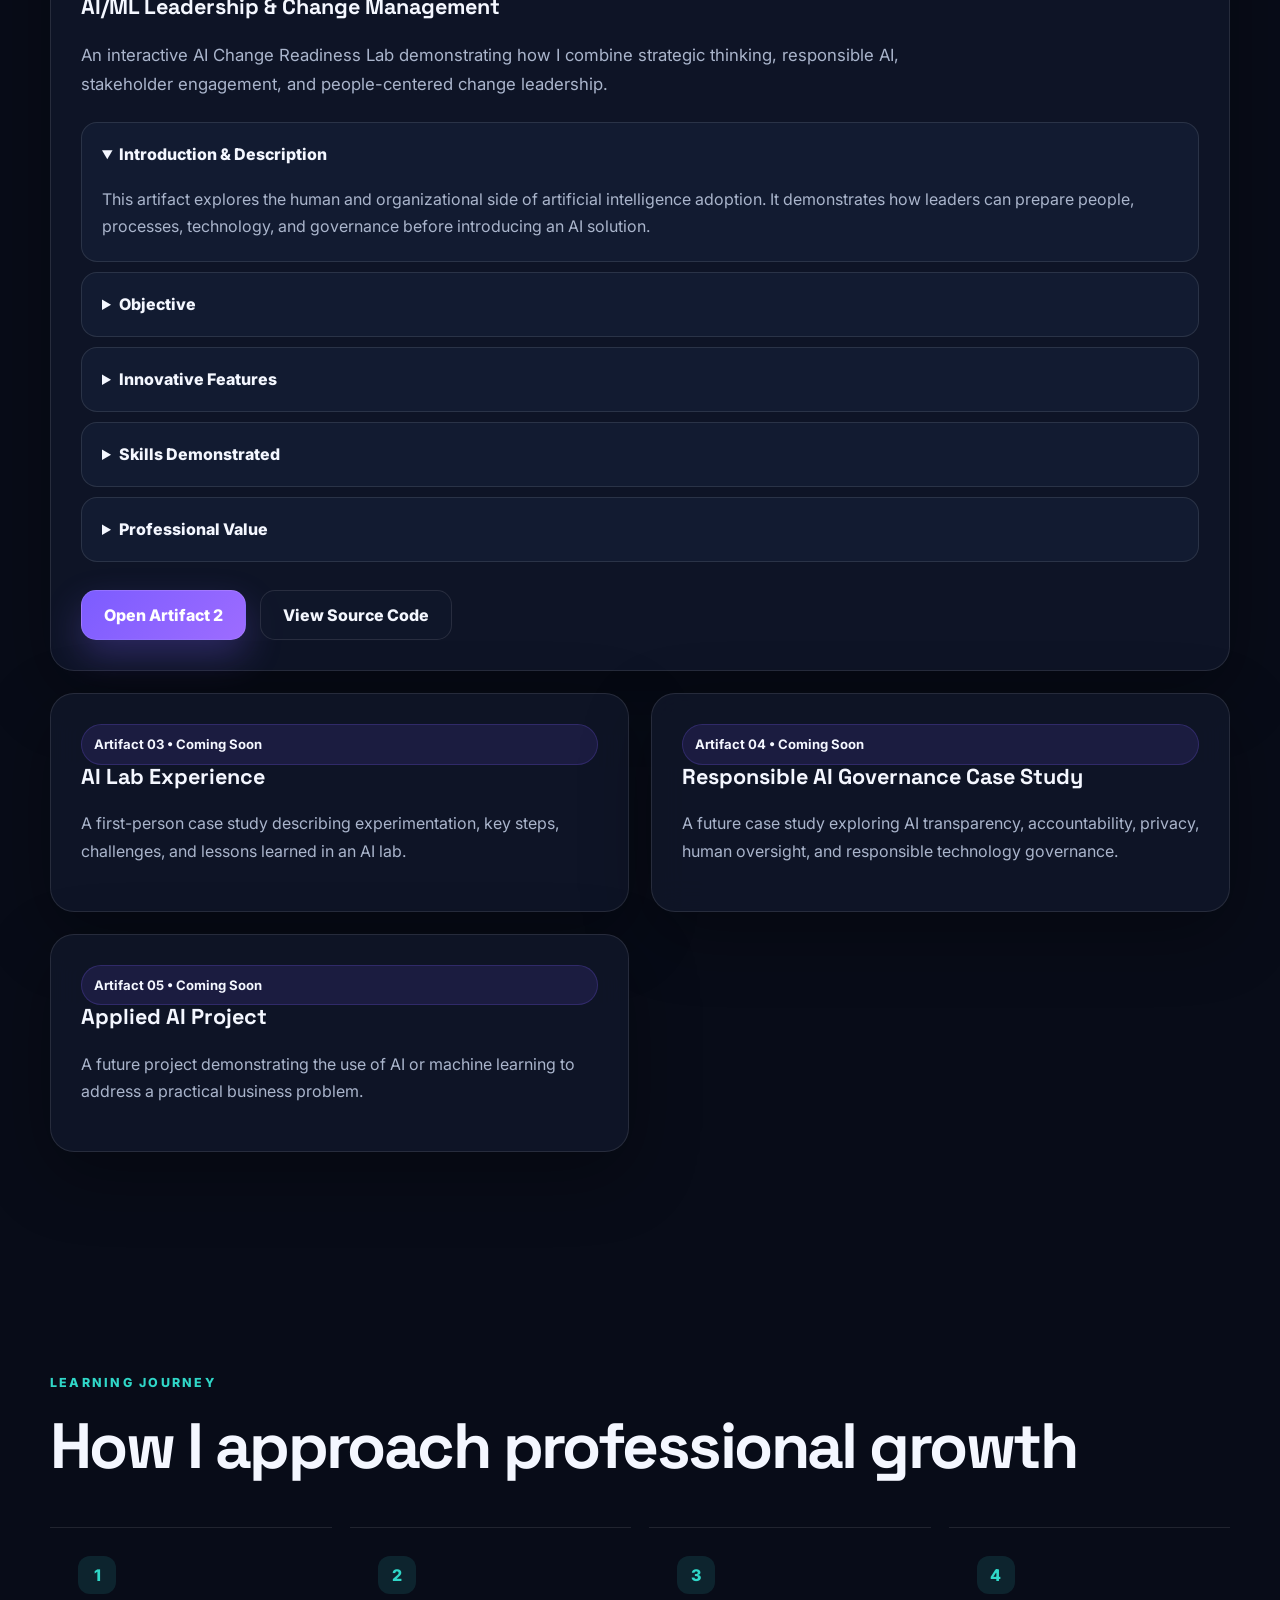
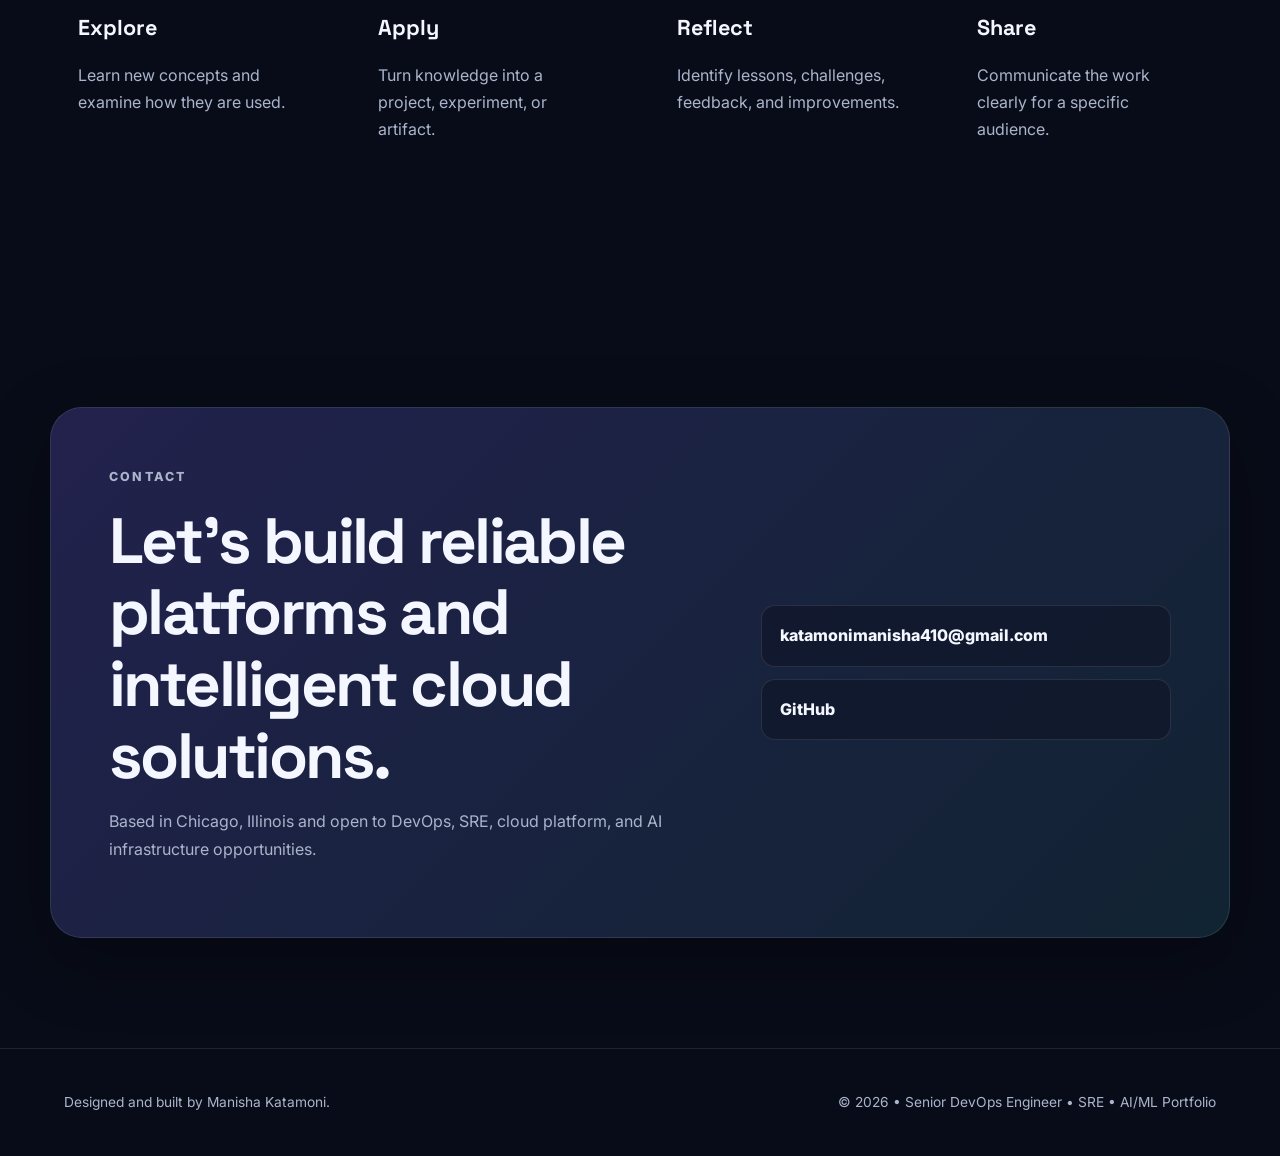
<file: manisha-portfolio-github-upload/index.html>
<!DOCTYPE html>
<html lang="en">
<head>
  <meta charset="UTF-8" />
  <meta name="viewport" content="width=device-width, initial-scale=1.0" />
  <meta name="description" content="Manisha Katamoni — Senior DevOps Engineer, Cloud Infrastructure Engineer, SRE, and AI/ML graduate student." />
  <meta name="keywords" content="Manisha Katamoni, AI, Machine Learning, DevOps, Cloud, Portfolio, GitHub Pages" />
  <meta name="author" content="Manisha Katamoni" />
  <meta property="og:title" content="Manisha Katamoni | AI & ML Portfolio" />
  <meta property="og:description" content="A professional portfolio showcasing AI, ML, DevOps, cloud, and automation projects." />
  <meta property="og:type" content="website" />
  <meta name="theme-color" content="#0b1020" />
  <title>Manisha Katamoni | Senior DevOps Engineer & SRE</title>
  <link rel="icon" href="assets/favicon.svg" type="image/svg+xml" />
  <link rel="stylesheet" href="styles.css" />
</head>
<body>
  <canvas id="neuralCanvas" aria-hidden="true"></canvas>

  <header class="site-header">
    <a class="brand" href="#home" aria-label="Go to home">
      <span class="brand-mark">MK</span>
      <span>Manisha Katamoni</span>
    </a>

    <button class="menu-button" id="menuButton" aria-label="Open navigation" aria-expanded="false">
      <span></span><span></span><span></span>
    </button>

    <nav id="siteNav" aria-label="Primary navigation">
      <a href="#about">About</a>
      <a href="#value">Value</a>
      <a href="#skills">Skills</a>
      <a href="#experience">Experience</a>
      <a href="#projects">Projects</a>
      <a href="#artifacts">AI/ML Artifacts</a>
      <a href="#contact">Contact</a>
    </nav>

    <button class="theme-button" id="themeButton" aria-label="Toggle color theme">◐</button>
  </header>

  <main>
    <section class="hero section" id="home">
      <div class="hero-copy reveal">
        <p class="eyebrow">Senior DevOps Engineer • Cloud Infrastructure • SRE</p>
        <h1>I engineer reliable cloud platforms that release faster, recover smarter, and scale with confidence.</h1>
        <p class="hero-text">Results-driven DevOps and SRE professional with multi-cloud experience across AWS, Azure, and GCP. I build secure CI/CD pipelines, Kubernetes platforms, Infrastructure as Code, observability, GitOps workflows, and automation that improve delivery speed, uptime, resilience, and cost efficiency.</p>
        <div class="hero-actions">
          <a class="button primary" href="#projects">View Engineering Projects</a>
          <a class="button secondary" href="assets/Manisha_Katamoni_Resume.docx" download>Download Resume</a>
        </div>
        <div class="quick-stats" aria-label="Professional highlights">
          <div><strong>45%</strong><span>Faster Releases</span></div>
          <div><strong>60%</strong><span>Fewer Failed Deployments</span></div>
          <div><strong>99.99%</strong><span>Platform Uptime</span></div>
          <div><strong>30%</strong><span>Cloud Cost Savings</span></div>
        </div>
      </div>
      <div class="hero-visual reveal">
        <div class="orbit-card">
          <div class="core">SRE</div>
          <span class="orbit orbit-one"><i>AWS</i></span>
          <span class="orbit orbit-two"><i>Azure</i></span>
          <span class="orbit orbit-three"><i>K8s</i></span>
          <div class="signal-card"><span>Professional focus</span><strong>Reliable Multi-Cloud Platforms</strong></div>
        </div>
      </div>
    </section>

    <section class="section two-column" id="about">
      <div class="section-heading reveal"><p class="eyebrow">Professional Bio</p><h2>Engineering discipline with a business-impact mindset.</h2></div>
      <div class="content-card reveal">
        <p>I am a Senior DevOps and Site Reliability Engineer with experience designing and operating cloud-native infrastructure across AWS, Azure, and GCP. My work centers on reusable Infrastructure as Code, secure CI/CD pipelines, Kubernetes orchestration, GitOps, observability, disaster recovery, and self-healing automation.</p>
        <p>I have delivered measurable outcomes including 45% faster releases, 60% fewer failed deployments, 99.99% uptime, 30% cloud cost savings, and significantly faster incident detection and recovery.</p>
        <p>I am also pursuing a Master of Science in Computer Information Systems with an AI specialization at Indiana Wesleyan University. My long-term direction is to combine SRE, cloud engineering, and AI/ML infrastructure to build intelligent, resilient, and scalable platforms.</p>
      </div>
    </section>

    <section class="section value-section" id="value">
      <div class="section-heading centered reveal">
        <p class="eyebrow">Personal Value Proposition</p>
        <h2>What I bring to teams and organizations</h2>
      </div>

      <div class="value-grid">
        <article class="value-card reveal">
          <span class="card-number">01</span>
          <h3>Multi-Cloud Engineering</h3>
          <p>I design and automate reliable infrastructure across AWS, Azure, and GCP using Kubernetes, Terraform, GitOps, and secure delivery practices.</p>
        </article>

        <article class="value-card reveal">
          <span class="card-number">02</span>
          <h3>Reliability & Automation</h3>
          <p>I reduce operational risk through observability, self-healing automation, canary delivery, disaster recovery, and measurable SRE practices.</p>
        </article>

        <article class="value-card reveal">
          <span class="card-number">03</span>
          <h3>Security & Business Value</h3>
          <p>I connect engineering decisions to business outcomes such as faster releases, lower cloud costs, stronger compliance, and improved uptime.</p>
        </article>
      </div>

      <blockquote class="statement reveal">“I help organizations deliver secure, resilient, and cost-efficient cloud platforms by combining DevOps automation, SRE practices, Kubernetes, Infrastructure as Code, observability, and emerging AI capabilities. I translate complex infrastructure challenges into measurable improvements in delivery speed, reliability, security, and operational efficiency.”</blockquote>
    </section>

    <section class="section" id="skills">
      <div class="section-heading reveal"><p class="eyebrow">Core Competencies</p><h2>Multi-cloud, automation, reliability, and platform engineering</h2></div>
      <div class="skills-layout">
        <div class="skill-group reveal"><h3>Cloud Platforms</h3><div class="tag-list"><span>AWS</span><span>Azure</span><span>GCP</span><span>EC2</span><span>EKS</span><span>AKS</span><span>GKE</span><span>Lambda</span><span>BigQuery</span></div></div>
        <div class="skill-group reveal"><h3>Infrastructure as Code & Automation</h3><div class="tag-list"><span>Terraform</span><span>Ansible</span><span>Helm</span><span>CloudFormation</span><span>ARM Templates</span><span>AWS CDK</span><span>Packer</span></div></div>
        <div class="skill-group reveal"><h3>CI/CD & GitOps</h3><div class="tag-list"><span>Jenkins</span><span>GitHub Actions</span><span>GitLab CI/CD</span><span>Azure DevOps</span><span>ArgoCD</span><span>FluxCD</span><span>Harness</span></div></div>
        <div class="skill-group reveal"><h3>Containers, SRE & Observability</h3><div class="tag-list"><span>Docker</span><span>Kubernetes</span><span>Istio</span><span>Prometheus</span><span>Grafana</span><span>Datadog</span><span>ELK</span><span>PagerDuty</span><span>Chaos Mesh</span></div></div>
        <div class="skill-group reveal"><h3>Programming, Security & Data</h3><div class="tag-list"><span>Python</span><span>Bash</span><span>PowerShell</span><span>Go</span><span>HashiCorp Vault</span><span>Azure Key Vault</span><span>IAM</span><span>PostgreSQL</span><span>MongoDB</span></div></div>
      </div>
    </section>


    <section class="section" id="experience">
      <div class="section-heading reveal"><p class="eyebrow">Professional Experience</p><h2>Cloud automation, platform reliability, and measurable operational impact</h2></div>
      <div class="artifact-grid">
        <article class="artifact-card featured reveal"><div class="artifact-badge">Jan 2024 – Apr 2026</div><h3>DevOps Engineer — Biztegy Analytics Inc</h3><p>Built reusable Terraform modules and Ansible playbooks, deployed AKS workloads with Docker and Helm, accelerated release velocity through GitHub Actions and Jenkins, reduced AWS costs, strengthened observability, and integrated Azure Key Vault and HashiCorp Vault.</p><div class="tag-list"><span>40% faster provisioning</span><span>45% faster releases</span><span>30% lower cloud cost</span><span>99.99% uptime</span></div></article>
        <article class="artifact-card reveal"><div class="artifact-badge">Jan 2023 – Jan 2024</div><h3>Site Reliability Engineer — MAXSOFT</h3><p>Defined SLIs and SLOs, automated Kubernetes recovery with Python and Ansible, introduced canary delivery and ArgoCD, optimized EKS autoscaling, and designed disaster recovery with a two-hour RTO and 30-minute RPO.</p></article>
        <article class="artifact-card reveal"><div class="artifact-badge">Oct 2020 – Dec 2021</div><h3>AWS DevOps Engineer Intern — RSM Technologies</h3><p>Automated AWS deployments with Jenkins and GitHub Actions, improved IAM and VPC security, introduced Terraform and CloudFormation, deployed Docker workloads to ECS Fargate, and created CloudWatch and SNS monitoring.</p></article>
      </div>
    </section>

    <section class="section" id="projects">
      <div class="section-heading reveal"><p class="eyebrow">Featured Projects</p><h2>Production-minded engineering across cloud, Kubernetes, delivery, and security</h2></div>
      <div class="artifact-grid">
        <article class="artifact-card featured reveal"><div class="artifact-badge">Featured Project</div><h3>Cloud-Native CI/CD Pipeline on AWS</h3><p>Architected an end-to-end platform using Jenkins, GitHub Actions, AWS CodePipeline, EKS, Terraform, CloudFormation, CloudWatch, SNS, and Datadog. The solution reduced release time by 45% and MTTR by 30%.</p><div class="tag-list"><span>Jenkins</span><span>GitHub Actions</span><span>EKS</span><span>Terraform</span><span>Datadog</span></div></article>
        <article class="artifact-card reveal"><div class="artifact-badge">Multi-Cloud Kubernetes</div><h3>AWS EKS + Azure AKS Platform</h3><p>Deployed microservices across EKS and AKS with Helm autoscaling, Istio service mesh, and a unified Prometheus, Grafana, and ELK observability layer, reducing infrastructure cost by 20%.</p></article>
        <article class="artifact-card reveal"><div class="artifact-badge">High Availability & Security</div><h3>Azure HA and Secrets Management Platform</h3><p>Automated multi-region Azure infrastructure using Terraform and ARM templates, integrated Azure Key Vault and HashiCorp Vault, and achieved 99.99% uptime through Traffic Manager failover routing.</p></article>
      </div>
    </section>

    <section class="section" id="artifacts">
      <div class="section-heading reveal">
        <p class="eyebrow">AI/ML Professional Portfolio</p>
        <h2>Extending cloud and DevOps expertise into intelligent systems</h2>
        <p class="section-intro">
          Each artifact explains what I created, why I created it, how I completed it, and the value
          it provides to instructors, recruiters, technical teams, and other learners.
        </p>
      </div>

      <div class="artifact-grid">
        <article class="artifact-card featured reveal">
          <div class="artifact-badge">Artifact 01 • Featured</div>
          <div class="artifact-icon">◎</div>
          <h3>Manisha AI Assistant</h3>
          <p class="artifact-summary">
            A browser-based conversational assistant showing how I combine software delivery, user-focused design, testing, documentation, and emerging AI concepts.
          </p>

          <div class="artifact-details">
            <details open>
              <summary>Introduction & Description</summary>
              <p>
                This project demonstrates my ability to plan and develop a simple AI-inspired
                assistant experience. It gives users a clear, approachable way to interact with a
                chatbot-style interface while showing how conversational systems can be designed
                around audience needs.
              </p>
            </details>

            <details>
              <summary>Objective</summary>
              <p>
                To understand the fundamentals of AI assistants and create an accessible application
                that demonstrates conversation flow, user interaction, testing, and practical software delivery.
              </p>
            </details>

            <details>
              <summary>Process</summary>
              <ol>
                <li>Defined the assistant's purpose, audience, rules, and success criteria.</li>
                <li>Designed a simple conversation flow and user interface.</li>
                <li>Developed the project using browser-based technologies.</li>
                <li>Created test scenarios for expected and unexpected user inputs.</li>
                <li>Published the project so an instructor or recruiter could access it.</li>
              </ol>
            </details>

            <details>
              <summary>Tools and Technologies</summary>
              <p>HTML, CSS, JavaScript, Git, GitHub, GitHub Pages, and generative AI for planning and testing.</p>
            </details>

            <details>
              <summary>Value Proposition</summary>
              <p>
                This artifact demonstrates that I can translate AI concepts into a practical and
                understandable user experience while applying software development, documentation,
                testing, and deployment skills.
              </p>
            </details>

            <details>
              <summary>Unique Value</summary>
              <p>
                The project connects my existing engineering background with my developing AI skills.
                It shows not only that I can build a working application, but also that I can explain
                its purpose and make it accessible to a broad audience.
              </p>
            </details>

            <details>
              <summary>Relevance</summary>
              <p>
                This artifact is relevant to instructors, hiring managers, and technical teams because
                it provides visible evidence of problem-solving, communication, web development,
                project organization, and AI-focused learning.
              </p>
            </details>

            <details>
              <summary>References</summary>
              <p>GitHub documentation, course learning materials, and project testing notes.</p>
            </details>
          </div>

          <div class="artifact-actions">
            <a class="button primary" href="https://m25022000.github.io/manisha-AI-Assistent/" target="_blank" rel="noreferrer">Open AI Assistant</a>
            <a class="button secondary" href="https://github.com/m25022000/manisha-AI-Assistent" target="_blank" rel="noreferrer">View Source Code</a>
          </div>
        </article>

        <article class="artifact-card featured reveal">
          <div class="artifact-badge">Artifact 02 • Interactive</div>
          <div class="artifact-icon">◇</div>
          <h3>AI/ML Leadership & Change Management</h3>
          <p class="artifact-summary">
            An interactive AI Change Readiness Lab demonstrating how I combine strategic thinking,
            responsible AI, stakeholder engagement, and people-centered change leadership.
          </p>

          <div class="artifact-details">
            <details open>
              <summary>Introduction & Description</summary>
              <p>
                This artifact explores the human and organizational side of artificial intelligence
                adoption. It demonstrates how leaders can prepare people, processes, technology, and
                governance before introducing an AI solution.
              </p>
            </details>

            <details>
              <summary>Objective</summary>
              <p>
                To demonstrate my ability to evaluate organizational AI readiness, communicate change,
                address stakeholder concerns, and support responsible adoption of intelligent technologies.
              </p>
            </details>

            <details>
              <summary>Innovative Features</summary>
              <p>
                The artifact includes an interactive AI Change Readiness Lab with readiness indicators
                for people, process, technology, and governance. It also includes a Leadership Decision
                Simulator for employee resistance, ethical concerns, skills gaps, and low adoption.
              </p>
            </details>

            <details>
              <summary>Skills Demonstrated</summary>
              <p>
                AI leadership, change management, strategic planning, responsible AI, communication,
                stakeholder engagement, decision-making, and continuous learning.
              </p>
            </details>

            <details>
              <summary>Professional Value</summary>
              <p>
                This artifact shows that I understand both the technical and human dimensions of AI
                transformation. It is relevant to AI/ML leadership, DevOps, cloud architecture, platform
                engineering, technology consulting, and organizational change roles.
              </p>
            </details>
          </div>

          <div class="artifact-actions">
            <a class="button primary" href="artifact-2/" target="_blank" rel="noreferrer">Open Artifact 2</a>
            <a class="button secondary" href="https://github.com/m25022000/manisha-portfolio/tree/main/artifact-2" target="_blank" rel="noreferrer">View Source Code</a>
          </div>
        </article>

        <article class="artifact-card reveal">
          <div class="artifact-badge">Artifact 03 • Coming Soon</div>
          <h3>AI Lab Experience</h3>
          <p>A first-person case study describing experimentation, key steps, challenges, and lessons learned in an AI lab.</p>
        </article>

        <article class="artifact-card reveal">
          <div class="artifact-badge">Artifact 04 • Coming Soon</div>
          <h3>Responsible AI Governance Case Study</h3>
          <p>A future case study exploring AI transparency, accountability, privacy, human oversight, and responsible technology governance.</p>
        </article>

        <article class="artifact-card reveal">
          <div class="artifact-badge">Artifact 05 • Coming Soon</div>
          <h3>Applied AI Project</h3>
          <p>A future project demonstrating the use of AI or machine learning to address a practical business problem.</p>
        </article>
      </div>
    </section>

    <section class="section journey">
      <div class="section-heading reveal">
        <p class="eyebrow">Learning Journey</p>
        <h2>How I approach professional growth</h2>
      </div>

      <div class="journey-track">
        <div class="journey-step reveal"><span>1</span><h3>Explore</h3><p>Learn new concepts and examine how they are used.</p></div>
        <div class="journey-step reveal"><span>2</span><h3>Apply</h3><p>Turn knowledge into a project, experiment, or artifact.</p></div>
        <div class="journey-step reveal"><span>3</span><h3>Reflect</h3><p>Identify lessons, challenges, feedback, and improvements.</p></div>
        <div class="journey-step reveal"><span>4</span><h3>Share</h3><p>Communicate the work clearly for a specific audience.</p></div>
      </div>
    </section>

    <section class="section contact-section" id="contact">
      <div class="contact-card reveal">
        <div>
          <p class="eyebrow">Contact</p>
          <h2>Let’s build reliable platforms and intelligent cloud solutions.</h2>
          <p>
            Based in Chicago, Illinois and open to DevOps, SRE, cloud platform, and AI infrastructure opportunities.
          </p>
        </div>

        <div class="contact-links">
          <a href="mailto:katamonimanisha410@gmail.com">katamonimanisha410@gmail.com</a>
          <a href="https://github.com/m25022000" target="_blank" rel="noreferrer">GitHub</a>
        </div>
      </div>
    </section>
  </main>

  <footer>
    <p>Designed and built by Manisha Katamoni.</p>
    <p>© <span id="currentYear"></span> • Senior DevOps Engineer • SRE • AI/ML Portfolio</p>
  </footer>

  <div class="toast" id="toast" role="status" aria-live="polite">
    Replace this placeholder link with your real project URL.
  </div>

  <script src="script.js"></script>
</body>
  <!-- GitHub Pages redeployment -->
</html>
</file>
<file: styles.css>
@import url('https://fonts.googleapis.com/css2?family=Inter:wght@400;500;600;700;800&family=Space+Grotesk:wght@500;600;700&display=swap');

:root {
  --bg: #080c18;
  --bg-soft: #10172a;
  --surface: rgba(17, 24, 43, 0.78);
  --surface-strong: #151e35;
  --text: #f4f7ff;
  --muted: #aab5cc;
  --line: rgba(255,255,255,.1);
  --accent: #7c5cff;
  --accent-2: #30d7c8;
  --accent-3: #ffb86b;
  --shadow: 0 22px 70px rgba(0,0,0,.32);
  --radius: 24px;
}

body.light {
  --bg: #f5f7fb;
  --bg-soft: #e9edf6;
  --surface: rgba(255,255,255,.82);
  --surface-strong: #ffffff;
  --text: #12182a;
  --muted: #5d6880;
  --line: rgba(18,24,42,.1);
  --shadow: 0 22px 60px rgba(31,45,80,.12);
}

* { box-sizing: border-box; }

html {
  scroll-behavior: smooth;
  scroll-padding-top: 90px;
}

body {
  margin: 0;
  background:
    radial-gradient(circle at 15% 15%, rgba(124,92,255,.15), transparent 30%),
    radial-gradient(circle at 85% 20%, rgba(48,215,200,.12), transparent 25%),
    var(--bg);
  color: var(--text);
  font-family: Inter, sans-serif;
  line-height: 1.7;
  transition: background .3s ease, color .3s ease;
}

a { color: inherit; text-decoration: none; }
button { font: inherit; }

#neuralCanvas {
  position: fixed;
  inset: 0;
  width: 100%;
  height: 100%;
  z-index: -1;
  opacity: .45;
  pointer-events: none;
}

.site-header {
  position: sticky;
  top: 0;
  z-index: 20;
  display: grid;
  grid-template-columns: auto 1fr auto;
  align-items: center;
  gap: 24px;
  padding: 18px clamp(20px, 5vw, 72px);
  background: color-mix(in srgb, var(--bg) 78%, transparent);
  backdrop-filter: blur(18px);
  border-bottom: 1px solid var(--line);
}

.brand {
  display: flex;
  align-items: center;
  gap: 12px;
  font-family: "Space Grotesk", sans-serif;
  font-weight: 700;
}

.brand-mark {
  display: grid;
  place-items: center;
  width: 40px;
  height: 40px;
  border-radius: 13px;
  background: linear-gradient(135deg, var(--accent), var(--accent-2));
  color: white;
  box-shadow: 0 10px 30px rgba(124,92,255,.35);
}

nav {
  justify-self: end;
  display: flex;
  gap: 24px;
}

nav a {
  color: var(--muted);
  font-size: .95rem;
  font-weight: 600;
  transition: color .2s ease;
}

nav a:hover { color: var(--text); }

.theme-button,
.menu-button {
  border: 1px solid var(--line);
  background: var(--surface);
  color: var(--text);
  border-radius: 12px;
  cursor: pointer;
}

.theme-button {
  width: 42px;
  height: 42px;
  font-size: 1.2rem;
}

.menu-button {
  display: none;
  width: 44px;
  height: 44px;
  padding: 10px;
}

.menu-button span {
  display: block;
  height: 2px;
  margin: 5px 0;
  background: currentColor;
}

.section {
  width: min(1180px, calc(100% - 40px));
  margin: 0 auto;
  padding: 110px 0;
}

.hero {
  min-height: calc(100vh - 78px);
  display: grid;
  grid-template-columns: 1.15fr .85fr;
  align-items: center;
  gap: 70px;
}

.eyebrow {
  margin: 0 0 18px;
  color: var(--accent-2);
  font-size: .78rem;
  font-weight: 800;
  letter-spacing: .18em;
  text-transform: uppercase;
}

h1, h2, h3 {
  font-family: "Space Grotesk", sans-serif;
  line-height: 1.12;
}

h1 {
  margin: 0;
  font-size: clamp(3rem, 7vw, 6.4rem);
  letter-spacing: -.055em;
  max-width: 920px;
}

h2 {
  margin: 0;
  font-size: clamp(2.2rem, 5vw, 4.5rem);
  letter-spacing: -.04em;
}

h3 { margin-top: 0; font-size: 1.35rem; }

.hero-text,
.section-intro {
  max-width: 760px;
  color: var(--muted);
  font-size: 1.08rem;
}

.hero-actions,
.artifact-actions {
  display: flex;
  flex-wrap: wrap;
  gap: 14px;
  margin-top: 28px;
}

.button {
  display: inline-flex;
  align-items: center;
  justify-content: center;
  min-height: 50px;
  padding: 0 22px;
  border-radius: 15px;
  border: 1px solid var(--line);
  font-weight: 800;
  transition: transform .2s ease, box-shadow .2s ease, background .2s ease;
}

.button:hover { transform: translateY(-2px); }

.button.primary {
  background: linear-gradient(135deg, var(--accent), #9d6cff);
  color: #fff;
  box-shadow: 0 16px 36px rgba(124,92,255,.28);
}

.button.secondary { background: var(--surface); }

.quick-stats {
  display: flex;
  flex-wrap: wrap;
  gap: 28px;
  margin-top: 45px;
}

.quick-stats div {
  display: flex;
  flex-direction: column;
}

.quick-stats strong { font-size: 1.05rem; }
.quick-stats span { color: var(--muted); font-size: .84rem; }

.hero-visual {
  min-height: 520px;
  display: grid;
  place-items: center;
}

.orbit-card {
  position: relative;
  width: min(430px, 88vw);
  aspect-ratio: 1;
  border: 1px solid var(--line);
  border-radius: 42px;
  background: linear-gradient(145deg, rgba(124,92,255,.13), rgba(48,215,200,.06));
  box-shadow: var(--shadow);
  overflow: hidden;
}

.core {
  position: absolute;
  inset: 50% auto auto 50%;
  transform: translate(-50%, -50%);
  display: grid;
  place-items: center;
  width: 116px;
  height: 116px;
  border-radius: 50%;
  background: linear-gradient(145deg, var(--accent), var(--accent-2));
  color: white;
  font: 800 2rem "Space Grotesk";
  box-shadow: 0 0 70px rgba(124,92,255,.5);
}

.orbit {
  position: absolute;
  inset: 50% auto auto 50%;
  border: 1px solid rgba(255,255,255,.18);
  border-radius: 50%;
  transform: translate(-50%, -50%);
  animation: spin 18s linear infinite;
}

.orbit i {
  position: absolute;
  top: 50%;
  left: 100%;
  transform: translate(-50%, -50%);
  padding: 7px 10px;
  border-radius: 999px;
  background: var(--surface-strong);
  border: 1px solid var(--line);
  color: var(--text);
  font-style: normal;
  font-size: .76rem;
  font-weight: 800;
}

.orbit-one { width: 200px; height: 200px; }
.orbit-two { width: 295px; height: 295px; animation-duration: 25s; animation-direction: reverse; }
.orbit-three { width: 375px; height: 375px; animation-duration: 32s; }

.signal-card {
  position: absolute;
  left: 24px;
  right: 24px;
  bottom: 24px;
  padding: 18px;
  border-radius: 18px;
  background: var(--surface);
  border: 1px solid var(--line);
  backdrop-filter: blur(18px);
}

.signal-card span { display: block; color: var(--muted); font-size: .78rem; }
.signal-card strong { font-size: 1rem; }

@keyframes spin {
  to { transform: translate(-50%, -50%) rotate(360deg); }
}

.two-column {
  display: grid;
  grid-template-columns: .8fr 1.2fr;
  gap: 60px;
}

.section-heading { margin-bottom: 44px; }
.section-heading.centered { text-align: center; }
.section-heading.centered h2 { max-width: 860px; margin-inline: auto; }

.content-card,
.value-card,
.skill-group,
.artifact-card,
.contact-card {
  border: 1px solid var(--line);
  background: var(--surface);
  backdrop-filter: blur(16px);
  box-shadow: var(--shadow);
}

.content-card {
  padding: clamp(26px, 5vw, 48px);
  border-radius: var(--radius);
}

.content-card p { color: var(--muted); }
.content-card p:first-child { margin-top: 0; }
.content-card p:last-child { margin-bottom: 0; }

.value-grid {
  display: grid;
  grid-template-columns: repeat(3, 1fr);
  gap: 20px;
}

.value-card {
  position: relative;
  min-height: 260px;
  padding: 30px;
  border-radius: var(--radius);
  overflow: hidden;
}

.value-card::after {
  content: "";
  position: absolute;
  width: 120px;
  height: 120px;
  right: -40px;
  bottom: -40px;
  border-radius: 50%;
  background: radial-gradient(circle, rgba(124,92,255,.3), transparent 70%);
}

.card-number {
  display: inline-block;
  margin-bottom: 54px;
  color: var(--accent-2);
  font-weight: 800;
}

.value-card p,
.skill-group p,
.artifact-card p { color: var(--muted); }

.statement {
  margin: 28px 0 0;
  padding: 36px;
  border-left: 4px solid var(--accent);
  background: linear-gradient(90deg, rgba(124,92,255,.12), transparent);
  border-radius: 0 var(--radius) var(--radius) 0;
  font: 600 clamp(1.1rem, 2vw, 1.45rem)/1.6 "Space Grotesk";
}

.skills-layout {
  display: grid;
  gap: 20px;
}

.skill-group {
  padding: 28px;
  border-radius: var(--radius);
}

.tag-list {
  display: flex;
  flex-wrap: wrap;
  gap: 10px;
}

.tag-list span,
.artifact-badge {
  padding: 8px 12px;
  border-radius: 999px;
  background: rgba(124,92,255,.12);
  border: 1px solid rgba(124,92,255,.22);
  font-size: .82rem;
  font-weight: 700;
}

.artifact-grid {
  display: grid;
  grid-template-columns: repeat(2, 1fr);
  gap: 22px;
}

.artifact-card {
  padding: 30px;
  border-radius: var(--radius);
}

.artifact-card.featured { grid-column: 1 / -1; }

.artifact-icon {
  display: grid;
  place-items: center;
  width: 64px;
  height: 64px;
  margin: 26px 0;
  border-radius: 18px;
  background: linear-gradient(135deg, var(--accent), var(--accent-2));
  color: white;
  font-size: 2rem;
}

.artifact-summary {
  max-width: 820px;
  font-size: 1.05rem;
}

.artifact-details {
  display: grid;
  gap: 10px;
  margin-top: 24px;
}

details {
  border: 1px solid var(--line);
  border-radius: 16px;
  background: color-mix(in srgb, var(--surface-strong) 80%, transparent);
  overflow: hidden;
}

summary {
  padding: 18px 20px;
  cursor: pointer;
  font-weight: 800;
}

details p, details ol {
  margin: 0;
  padding: 0 20px 20px;
  color: var(--muted);
}

.journey-track {
  display: grid;
  grid-template-columns: repeat(4, 1fr);
  gap: 18px;
}

.journey-step {
  padding: 28px;
  border-top: 1px solid var(--line);
}

.journey-step span {
  display: grid;
  place-items: center;
  width: 38px;
  height: 38px;
  margin-bottom: 22px;
  border-radius: 12px;
  background: rgba(48,215,200,.12);
  color: var(--accent-2);
  font-weight: 800;
}

.journey-step p { color: var(--muted); }

.contact-card {
  display: grid;
  grid-template-columns: 1.2fr .8fr;
  gap: 36px;
  align-items: center;
  padding: clamp(28px, 6vw, 58px);
  border-radius: 32px;
  background:
    linear-gradient(135deg, rgba(124,92,255,.18), rgba(48,215,200,.08)),
    var(--surface);
}

.contact-card p { color: var(--muted); }

.contact-links {
  display: grid;
  gap: 12px;
}

.contact-links a {
  padding: 16px 18px;
  border: 1px solid var(--line);
  border-radius: 14px;
  background: var(--surface);
  font-weight: 800;
  transition: transform .2s ease;
}

.contact-links a:hover { transform: translateX(4px); }

footer {
  display: flex;
  justify-content: space-between;
  gap: 20px;
  padding: 28px clamp(20px, 5vw, 72px);
  border-top: 1px solid var(--line);
  color: var(--muted);
  font-size: .86rem;
}

.toast {
  position: fixed;
  left: 50%;
  bottom: 28px;
  z-index: 50;
  transform: translate(-50%, 140%);
  padding: 14px 18px;
  border-radius: 14px;
  background: var(--surface-strong);
  border: 1px solid var(--line);
  box-shadow: var(--shadow);
  transition: transform .25s ease;
}

.toast.show { transform: translate(-50%, 0); }

.reveal {
  opacity: 0;
  transform: translateY(24px);
  transition: opacity .7s ease, transform .7s ease;
}

.reveal.visible {
  opacity: 1;
  transform: none;
}

@media (max-width: 900px) {
  .site-header { grid-template-columns: auto auto auto; }
  .menu-button { display: block; justify-self: end; }
  nav {
    position: absolute;
    top: 74px;
    left: 20px;
    right: 20px;
    display: none;
    flex-direction: column;
    padding: 18px;
    border-radius: 18px;
    background: var(--surface-strong);
    border: 1px solid var(--line);
    box-shadow: var(--shadow);
  }
  nav.open { display: flex; }
  .hero, .two-column, .contact-card { grid-template-columns: 1fr; }
  .hero { padding-top: 70px; }
  .hero-visual { min-height: 430px; }
  .value-grid, .journey-track { grid-template-columns: repeat(2, 1fr); }
}

@media (max-width: 640px) {
  .brand span:last-child { display: none; }
  .section { width: min(100% - 28px, 1180px); padding: 78px 0; }
  h1 { font-size: clamp(2.75rem, 15vw, 4.5rem); }
  .value-grid, .journey-track, .artifact-grid { grid-template-columns: 1fr; }
  .artifact-card.featured { grid-column: auto; }
  footer { flex-direction: column; }
  .quick-stats { gap: 20px; }
  .orbit-card { border-radius: 28px; }
}

@media (prefers-reduced-motion: reduce) {
  *, *::before, *::after {
    animation-duration: .01ms !important;
    animation-iteration-count: 1 !important;
    scroll-behavior: auto !important;
    transition-duration: .01ms !important;
  }
  .reveal { opacity: 1; transform: none; }
}
</file>
<file: manisha-portfolio-github-upload/styles.css>
@import url('https://fonts.googleapis.com/css2?family=Inter:wght@400;500;600;700;800&family=Space+Grotesk:wght@500;600;700&display=swap');

:root {
  --bg: #080c18;
  --bg-soft: #10172a;
  --surface: rgba(17, 24, 43, 0.78);
  --surface-strong: #151e35;
  --text: #f4f7ff;
  --muted: #aab5cc;
  --line: rgba(255,255,255,.1);
  --accent: #7c5cff;
  --accent-2: #30d7c8;
  --accent-3: #ffb86b;
  --shadow: 0 22px 70px rgba(0,0,0,.32);
  --radius: 24px;
}

body.light {
  --bg: #f5f7fb;
  --bg-soft: #e9edf6;
  --surface: rgba(255,255,255,.82);
  --surface-strong: #ffffff;
  --text: #12182a;
  --muted: #5d6880;
  --line: rgba(18,24,42,.1);
  --shadow: 0 22px 60px rgba(31,45,80,.12);
}

* { box-sizing: border-box; }

html {
  scroll-behavior: smooth;
  scroll-padding-top: 90px;
}

body {
  margin: 0;
  background:
    radial-gradient(circle at 15% 15%, rgba(124,92,255,.15), transparent 30%),
    radial-gradient(circle at 85% 20%, rgba(48,215,200,.12), transparent 25%),
    var(--bg);
  color: var(--text);
  font-family: Inter, sans-serif;
  line-height: 1.7;
  transition: background .3s ease, color .3s ease;
}

a { color: inherit; text-decoration: none; }
button { font: inherit; }

#neuralCanvas {
  position: fixed;
  inset: 0;
  width: 100%;
  height: 100%;
  z-index: -1;
  opacity: .45;
  pointer-events: none;
}

.site-header {
  position: sticky;
  top: 0;
  z-index: 20;
  display: grid;
  grid-template-columns: auto 1fr auto;
  align-items: center;
  gap: 24px;
  padding: 18px clamp(20px, 5vw, 72px);
  background: color-mix(in srgb, var(--bg) 78%, transparent);
  backdrop-filter: blur(18px);
  border-bottom: 1px solid var(--line);
}

.brand {
  display: flex;
  align-items: center;
  gap: 12px;
  font-family: "Space Grotesk", sans-serif;
  font-weight: 700;
}

.brand-mark {
  display: grid;
  place-items: center;
  width: 40px;
  height: 40px;
  border-radius: 13px;
  background: linear-gradient(135deg, var(--accent), var(--accent-2));
  color: white;
  box-shadow: 0 10px 30px rgba(124,92,255,.35);
}

nav {
  justify-self: end;
  display: flex;
  gap: 24px;
}

nav a {
  color: var(--muted);
  font-size: .95rem;
  font-weight: 600;
  transition: color .2s ease;
}

nav a:hover { color: var(--text); }

.theme-button,
.menu-button {
  border: 1px solid var(--line);
  background: var(--surface);
  color: var(--text);
  border-radius: 12px;
  cursor: pointer;
}

.theme-button {
  width: 42px;
  height: 42px;
  font-size: 1.2rem;
}

.menu-button {
  display: none;
  width: 44px;
  height: 44px;
  padding: 10px;
}

.menu-button span {
  display: block;
  height: 2px;
  margin: 5px 0;
  background: currentColor;
}

.section {
  width: min(1180px, calc(100% - 40px));
  margin: 0 auto;
  padding: 110px 0;
}

.hero {
  min-height: calc(100vh - 78px);
  display: grid;
  grid-template-columns: 1.15fr .85fr;
  align-items: center;
  gap: 70px;
}

.eyebrow {
  margin: 0 0 18px;
  color: var(--accent-2);
  font-size: .78rem;
  font-weight: 800;
  letter-spacing: .18em;
  text-transform: uppercase;
}

h1, h2, h3 {
  font-family: "Space Grotesk", sans-serif;
  line-height: 1.12;
}

h1 {
  margin: 0;
  font-size: clamp(3rem, 7vw, 6.4rem);
  letter-spacing: -.055em;
  max-width: 920px;
}

h2 {
  margin: 0;
  font-size: clamp(2.2rem, 5vw, 4.5rem);
  letter-spacing: -.04em;
}

h3 { margin-top: 0; font-size: 1.35rem; }

.hero-text,
.section-intro {
  max-width: 760px;
  color: var(--muted);
  font-size: 1.08rem;
}

.hero-actions,
.artifact-actions {
  display: flex;
  flex-wrap: wrap;
  gap: 14px;
  margin-top: 28px;
}

.button {
  display: inline-flex;
  align-items: center;
  justify-content: center;
  min-height: 50px;
  padding: 0 22px;
  border-radius: 15px;
  border: 1px solid var(--line);
  font-weight: 800;
  transition: transform .2s ease, box-shadow .2s ease, background .2s ease;
}

.button:hover { transform: translateY(-2px); }

.button.primary {
  background: linear-gradient(135deg, var(--accent), #9d6cff);
  color: #fff;
  box-shadow: 0 16px 36px rgba(124,92,255,.28);
}

.button.secondary { background: var(--surface); }

.quick-stats {
  display: flex;
  flex-wrap: wrap;
  gap: 28px;
  margin-top: 45px;
}

.quick-stats div {
  display: flex;
  flex-direction: column;
}

.quick-stats strong { font-size: 1.05rem; }
.quick-stats span { color: var(--muted); font-size: .84rem; }

.hero-visual {
  min-height: 520px;
  display: grid;
  place-items: center;
}

.orbit-card {
  position: relative;
  width: min(430px, 88vw);
  aspect-ratio: 1;
  border: 1px solid var(--line);
  border-radius: 42px;
  background: linear-gradient(145deg, rgba(124,92,255,.13), rgba(48,215,200,.06));
  box-shadow: var(--shadow);
  overflow: hidden;
}

.core {
  position: absolute;
  inset: 50% auto auto 50%;
  transform: translate(-50%, -50%);
  display: grid;
  place-items: center;
  width: 116px;
  height: 116px;
  border-radius: 50%;
  background: linear-gradient(145deg, var(--accent), var(--accent-2));
  color: white;
  font: 800 2rem "Space Grotesk";
  box-shadow: 0 0 70px rgba(124,92,255,.5);
}

.orbit {
  position: absolute;
  inset: 50% auto auto 50%;
  border: 1px solid rgba(255,255,255,.18);
  border-radius: 50%;
  transform: translate(-50%, -50%);
  animation: spin 18s linear infinite;
}

.orbit i {
  position: absolute;
  top: 50%;
  left: 100%;
  transform: translate(-50%, -50%);
  padding: 7px 10px;
  border-radius: 999px;
  background: var(--surface-strong);
  border: 1px solid var(--line);
  color: var(--text);
  font-style: normal;
  font-size: .76rem;
  font-weight: 800;
}

.orbit-one { width: 200px; height: 200px; }
.orbit-two { width: 295px; height: 295px; animation-duration: 25s; animation-direction: reverse; }
.orbit-three { width: 375px; height: 375px; animation-duration: 32s; }

.signal-card {
  position: absolute;
  left: 24px;
  right: 24px;
  bottom: 24px;
  padding: 18px;
  border-radius: 18px;
  background: var(--surface);
  border: 1px solid var(--line);
  backdrop-filter: blur(18px);
}

.signal-card span { display: block; color: var(--muted); font-size: .78rem; }
.signal-card strong { font-size: 1rem; }

@keyframes spin {
  to { transform: translate(-50%, -50%) rotate(360deg); }
}

.two-column {
  display: grid;
  grid-template-columns: .8fr 1.2fr;
  gap: 60px;
}

.section-heading { margin-bottom: 44px; }
.section-heading.centered { text-align: center; }
.section-heading.centered h2 { max-width: 860px; margin-inline: auto; }

.content-card,
.value-card,
.skill-group,
.artifact-card,
.contact-card {
  border: 1px solid var(--line);
  background: var(--surface);
  backdrop-filter: blur(16px);
  box-shadow: var(--shadow);
}

.content-card {
  padding: clamp(26px, 5vw, 48px);
  border-radius: var(--radius);
}

.content-card p { color: var(--muted); }
.content-card p:first-child { margin-top: 0; }
.content-card p:last-child { margin-bottom: 0; }

.value-grid {
  display: grid;
  grid-template-columns: repeat(3, 1fr);
  gap: 20px;
}

.value-card {
  position: relative;
  min-height: 260px;
  padding: 30px;
  border-radius: var(--radius);
  overflow: hidden;
}

.value-card::after {
  content: "";
  position: absolute;
  width: 120px;
  height: 120px;
  right: -40px;
  bottom: -40px;
  border-radius: 50%;
  background: radial-gradient(circle, rgba(124,92,255,.3), transparent 70%);
}

.card-number {
  display: inline-block;
  margin-bottom: 54px;
  color: var(--accent-2);
  font-weight: 800;
}

.value-card p,
.skill-group p,
.artifact-card p { color: var(--muted); }

.statement {
  margin: 28px 0 0;
  padding: 36px;
  border-left: 4px solid var(--accent);
  background: linear-gradient(90deg, rgba(124,92,255,.12), transparent);
  border-radius: 0 var(--radius) var(--radius) 0;
  font: 600 clamp(1.1rem, 2vw, 1.45rem)/1.6 "Space Grotesk";
}

.skills-layout {
  display: grid;
  gap: 20px;
}

.skill-group {
  padding: 28px;
  border-radius: var(--radius);
}

.tag-list {
  display: flex;
  flex-wrap: wrap;
  gap: 10px;
}

.tag-list span,
.artifact-badge {
  padding: 8px 12px;
  border-radius: 999px;
  background: rgba(124,92,255,.12);
  border: 1px solid rgba(124,92,255,.22);
  font-size: .82rem;
  font-weight: 700;
}

.artifact-grid {
  display: grid;
  grid-template-columns: repeat(2, 1fr);
  gap: 22px;
}

.artifact-card {
  padding: 30px;
  border-radius: var(--radius);
}

.artifact-card.featured { grid-column: 1 / -1; }

.artifact-icon {
  display: grid;
  place-items: center;
  width: 64px;
  height: 64px;
  margin: 26px 0;
  border-radius: 18px;
  background: linear-gradient(135deg, var(--accent), var(--accent-2));
  color: white;
  font-size: 2rem;
}

.artifact-summary {
  max-width: 820px;
  font-size: 1.05rem;
}

.artifact-details {
  display: grid;
  gap: 10px;
  margin-top: 24px;
}

details {
  border: 1px solid var(--line);
  border-radius: 16px;
  background: color-mix(in srgb, var(--surface-strong) 80%, transparent);
  overflow: hidden;
}

summary {
  padding: 18px 20px;
  cursor: pointer;
  font-weight: 800;
}

details p, details ol {
  margin: 0;
  padding: 0 20px 20px;
  color: var(--muted);
}

.journey-track {
  display: grid;
  grid-template-columns: repeat(4, 1fr);
  gap: 18px;
}

.journey-step {
  padding: 28px;
  border-top: 1px solid var(--line);
}

.journey-step span {
  display: grid;
  place-items: center;
  width: 38px;
  height: 38px;
  margin-bottom: 22px;
  border-radius: 12px;
  background: rgba(48,215,200,.12);
  color: var(--accent-2);
  font-weight: 800;
}

.journey-step p { color: var(--muted); }

.contact-card {
  display: grid;
  grid-template-columns: 1.2fr .8fr;
  gap: 36px;
  align-items: center;
  padding: clamp(28px, 6vw, 58px);
  border-radius: 32px;
  background:
    linear-gradient(135deg, rgba(124,92,255,.18), rgba(48,215,200,.08)),
    var(--surface);
}

.contact-card p { color: var(--muted); }

.contact-links {
  display: grid;
  gap: 12px;
}

.contact-links a {
  padding: 16px 18px;
  border: 1px solid var(--line);
  border-radius: 14px;
  background: var(--surface);
  font-weight: 800;
  transition: transform .2s ease;
}

.contact-links a:hover { transform: translateX(4px); }

footer {
  display: flex;
  justify-content: space-between;
  gap: 20px;
  padding: 28px clamp(20px, 5vw, 72px);
  border-top: 1px solid var(--line);
  color: var(--muted);
  font-size: .86rem;
}

.toast {
  position: fixed;
  left: 50%;
  bottom: 28px;
  z-index: 50;
  transform: translate(-50%, 140%);
  padding: 14px 18px;
  border-radius: 14px;
  background: var(--surface-strong);
  border: 1px solid var(--line);
  box-shadow: var(--shadow);
  transition: transform .25s ease;
}

.toast.show { transform: translate(-50%, 0); }

.reveal {
  opacity: 0;
  transform: translateY(24px);
  transition: opacity .7s ease, transform .7s ease;
}

.reveal.visible {
  opacity: 1;
  transform: none;
}

@media (max-width: 900px) {
  .site-header { grid-template-columns: auto auto auto; }
  .menu-button { display: block; justify-self: end; }
  nav {
    position: absolute;
    top: 74px;
    left: 20px;
    right: 20px;
    display: none;
    flex-direction: column;
    padding: 18px;
    border-radius: 18px;
    background: var(--surface-strong);
    border: 1px solid var(--line);
    box-shadow: var(--shadow);
  }
  nav.open { display: flex; }
  .hero, .two-column, .contact-card { grid-template-columns: 1fr; }
  .hero { padding-top: 70px; }
  .hero-visual { min-height: 430px; }
  .value-grid, .journey-track { grid-template-columns: repeat(2, 1fr); }
}

@media (max-width: 640px) {
  .brand span:last-child { display: none; }
  .section { width: min(100% - 28px, 1180px); padding: 78px 0; }
  h1 { font-size: clamp(2.75rem, 15vw, 4.5rem); }
  .value-grid, .journey-track, .artifact-grid { grid-template-columns: 1fr; }
  .artifact-card.featured { grid-column: auto; }
  footer { flex-direction: column; }
  .quick-stats { gap: 20px; }
  .orbit-card { border-radius: 28px; }
}

@media (prefers-reduced-motion: reduce) {
  *, *::before, *::after {
    animation-duration: .01ms !important;
    animation-iteration-count: 1 !important;
    scroll-behavior: auto !important;
    transition-duration: .01ms !important;
  }
  .reveal { opacity: 1; transform: none; }
}
</file>
